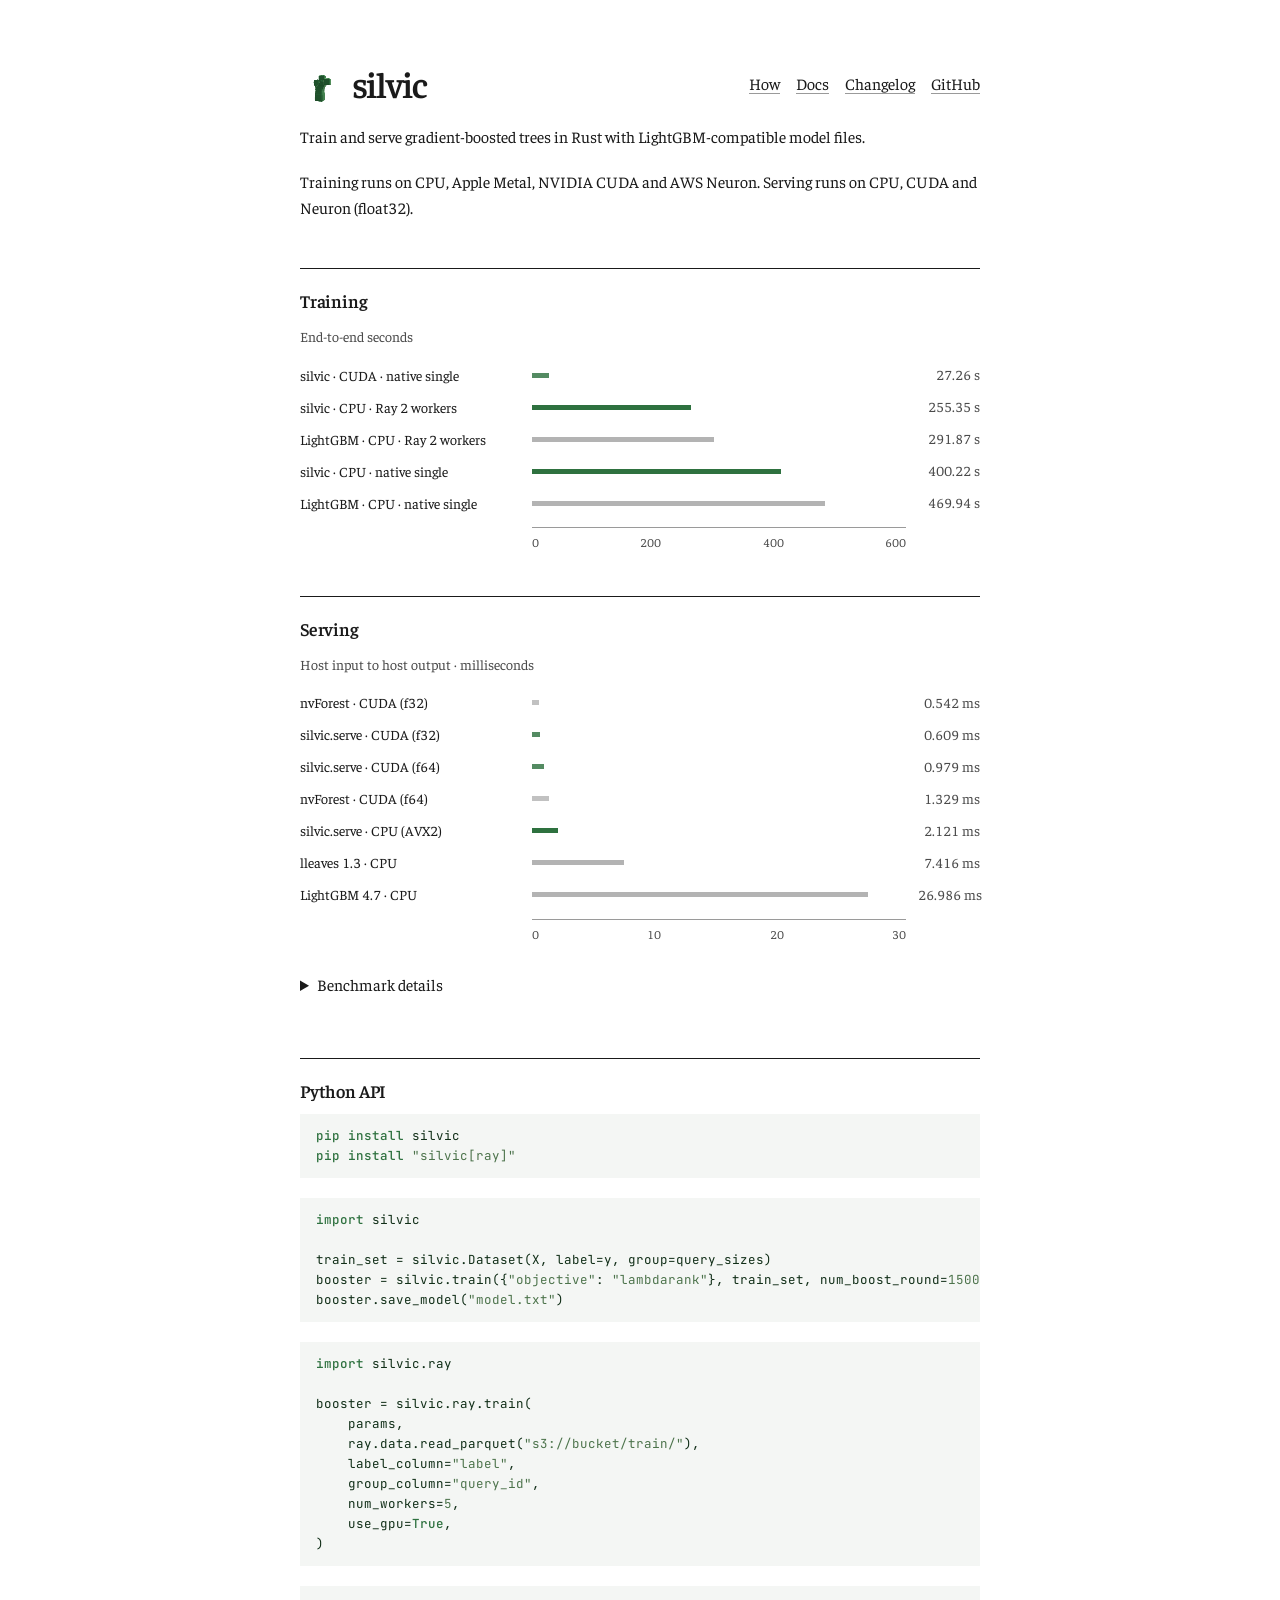
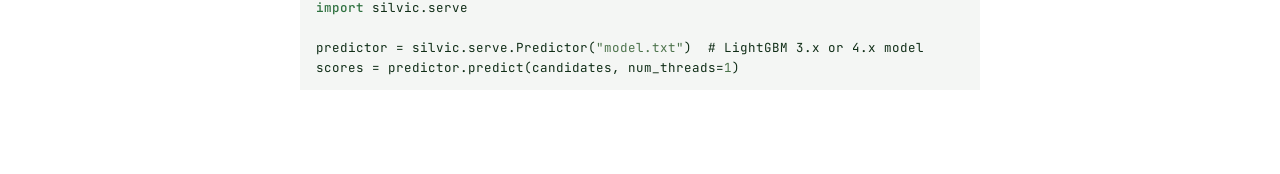
<file: docs/index.html>
<!doctype html>
<html lang="en">
<head>
  <meta charset="utf-8">
  <meta name="viewport" content="width=device-width, initial-scale=1">
  <title>silvic</title>
  <meta name="description" content="LightGBM-compatible gradient boosting in Rust, on the CPU, Apple Metal and NVIDIA CUDA.">
  <link rel="icon" href="favicon.ico" sizes="32x32">
  <link rel="icon" href="favicon.png" type="image/png" sizes="96x96">
  <link rel="apple-touch-icon" href="apple-touch-icon.png">
  <link rel="alternate" type="application/rss+xml" title="silvic changelog" href="feed.xml">
  <link rel="preconnect" href="https://fonts.googleapis.com">
  <link rel="preconnect" href="https://fonts.gstatic.com" crossorigin>
  <link rel="stylesheet" href="https://fonts.googleapis.com/css2?family=Faustina:wght@400;500;600&amp;family=JetBrains+Mono:wght@400&amp;display=swap" media="print" onload="this.media='all'">
  <noscript><link rel="stylesheet" href="https://fonts.googleapis.com/css2?family=Faustina:wght@400;500;600&amp;family=JetBrains+Mono:wght@400&amp;display=swap"></noscript>
  <link rel="stylesheet" href="styles.css">
</head>
<body>
  <main>
    <header class="masthead">
      <h1 class="rooted"><canvas class="growth" width="40" height="40" aria-hidden="true"></canvas>silvic</h1>
      <nav class="trail" aria-label="silvic">
        <a href="how.html">How</a>
        <a href="docs/">Docs</a>
        <a href="changelog.html">Changelog</a>
        <a href="https://github.com/BenMagyar/silvic">GitHub</a>
      </nav>
    </header>
    <header class="landing-intro">
      <p>Train and serve gradient-boosted trees in Rust with LightGBM-compatible model files.</p>
      <p>Training runs on CPU, Apple Metal, NVIDIA CUDA and AWS Neuron. Serving runs on CPU, CUDA and Neuron (float32).</p>
    </header>

    <h2 id="training">Training</h2>
    <figure class="chart" aria-labelledby="training" style="--range: 600">
      <p class="chart-context">End-to-end seconds</p>
      <div class="chart-plot">
        <div class="bar-scale" aria-hidden="true"><span>0</span><span>200</span><span>400</span><span>600</span></div>
        <ul class="bars" role="list">
          <li><span class="bar-label">silvic · CUDA · native single</span><span class="bar-value">27.26 <span>s</span></span><span class="bar-track" aria-hidden="true"><span class="bar us cuda" style="--elapsed: 27.263413834999938"></span></span></li>
          <li><span class="bar-label">silvic · CPU · Ray 2 workers</span><span class="bar-value">255.35 <span>s</span></span><span class="bar-track" aria-hidden="true"><span class="bar us cpu" style="--elapsed: 255.34644281599685"></span></span></li>
          <li><span class="bar-label">LightGBM · CPU · Ray 2 workers</span><span class="bar-value">291.87 <span>s</span></span><span class="bar-track" aria-hidden="true"><span class="bar them cpu" style="--elapsed: 291.86502285499955"></span></span></li>
          <li><span class="bar-label">silvic · CPU · native single</span><span class="bar-value">400.22 <span>s</span></span><span class="bar-track" aria-hidden="true"><span class="bar us cpu" style="--elapsed: 400.21604598099975"></span></span></li>
          <li><span class="bar-label">LightGBM · CPU · native single</span><span class="bar-value">469.94 <span>s</span></span><span class="bar-track" aria-hidden="true"><span class="bar them cpu" style="--elapsed: 469.937796746"></span></span></li>
        </ul>
      </div>
    </figure>

    <h2 id="scoring">Serving</h2>
    <figure class="chart" aria-labelledby="scoring" style="--range: 30">
      <p class="chart-context">Host input to host output · milliseconds</p>
      <div class="chart-plot">
        <div class="bar-scale" aria-hidden="true"><span>0</span><span>10</span><span>20</span><span>30</span></div>
        <ul class="bars" role="list">
          <li><span class="bar-label">nvForest · CUDA (f32)</span><span class="bar-value">0.542 <span>ms</span></span><span class="bar-track" aria-hidden="true"><span class="bar them cuda" style="--elapsed: 0.5421305000000001"></span></span></li>
          <li><span class="bar-label">silvic.serve · CUDA (f32)</span><span class="bar-value">0.609 <span>ms</span></span><span class="bar-track" aria-hidden="true"><span class="bar us cuda" style="--elapsed: 0.60894"></span></span></li>
          <li><span class="bar-label">silvic.serve · CUDA (f64)</span><span class="bar-value">0.979 <span>ms</span></span><span class="bar-track" aria-hidden="true"><span class="bar us cuda" style="--elapsed: 0.9788275"></span></span></li>
          <li><span class="bar-label">nvForest · CUDA (f64)</span><span class="bar-value">1.329 <span>ms</span></span><span class="bar-track" aria-hidden="true"><span class="bar them cuda" style="--elapsed: 1.329278"></span></span></li>
          <li><span class="bar-label">silvic.serve · CPU (AVX2)</span><span class="bar-value">2.121 <span>ms</span></span><span class="bar-track" aria-hidden="true"><span class="bar us cpu" style="--elapsed: 2.1213085"></span></span></li>
          <li><span class="bar-label">lleaves 1.3 · CPU</span><span class="bar-value">7.416 <span>ms</span></span><span class="bar-track" aria-hidden="true"><span class="bar them cpu" style="--elapsed: 7.415888"></span></span></li>
          <li><span class="bar-label">LightGBM 4.7 · CPU</span><span class="bar-value">26.986 <span>ms</span></span><span class="bar-track" aria-hidden="true"><span class="bar them cpu" style="--elapsed: 26.985609"></span></span></li>
        </ul>
      </div>
    </figure>

    <details class="benchmark-details">
      <summary>Benchmark details</summary>
      <p><strong>Training.</strong> 1M synthetic learning-to-rank rows and 100k validation rows, 100 numerical float32 features, queries of 50; 1,000 lambdarank trees, 53 leaves, 63 bins. All engines ran sequentially on the same two Xeon Platinum 8259CL / Tesla T4 nodes. Native rows time direct single-process dataset construction, binning, fit, validation and serialization; Ray rows also include partitioning, transfer, actor or Trainer setup, TCP and teardown. Two CPU threads per process and one GPU per CUDA process. Median of three fits after a one-tree warmup; data generation and cluster provisioning excluded.</p>
      <p><strong>Serving.</strong> One fixed 200-tree, 53-leaf model with 100 features. Median of 100 calls cycling through eight held-out 3,000-row batches after 10 warmups. Engines ran sequentially on one Xeon Platinum 8259CL / Tesla T4 host; CPU engines used two threads. Host input to host output includes CUDA transfers, allocation and synchronization; model loading and compilation excluded.</p>
    </details>

    <h2>Python API</h2>
    <pre tabindex="0"><code><span class="word">pip install</span> silvic
<span class="word">pip install</span> <span class="said">"silvic[ray]"</span></code></pre>
    <pre tabindex="0"><code><span class="word">import</span> silvic

train_set = silvic.Dataset(X, label=y, group=query_sizes)
booster = silvic.train({<span class="said">"objective"</span>: <span class="said">"lambdarank"</span>}, train_set, num_boost_round=<span class="said">1500</span>)
booster.save_model(<span class="said">"model.txt"</span>)</code></pre>
    <pre tabindex="0"><code><span class="word">import</span> silvic.ray

booster = silvic.ray.train(
    params,
    ray.data.read_parquet(<span class="said">"s3://bucket/train/"</span>),
    label_column=<span class="said">"label"</span>,
    group_column=<span class="said">"query_id"</span>,
    num_workers=<span class="said">5</span>,
    use_gpu=<span class="word">True</span>,
)</code></pre>
    <pre tabindex="0"><code><span class="word">import</span> silvic.serve

predictor = silvic.serve.Predictor(<span class="said">"model.txt"</span>)  # LightGBM 3.x or 4.x model
scores = predictor.predict(candidates, num_threads=<span class="said">1</span>)</code></pre>
  </main>
  <script src="mark.js"></script>
</body>
</html>
</file>
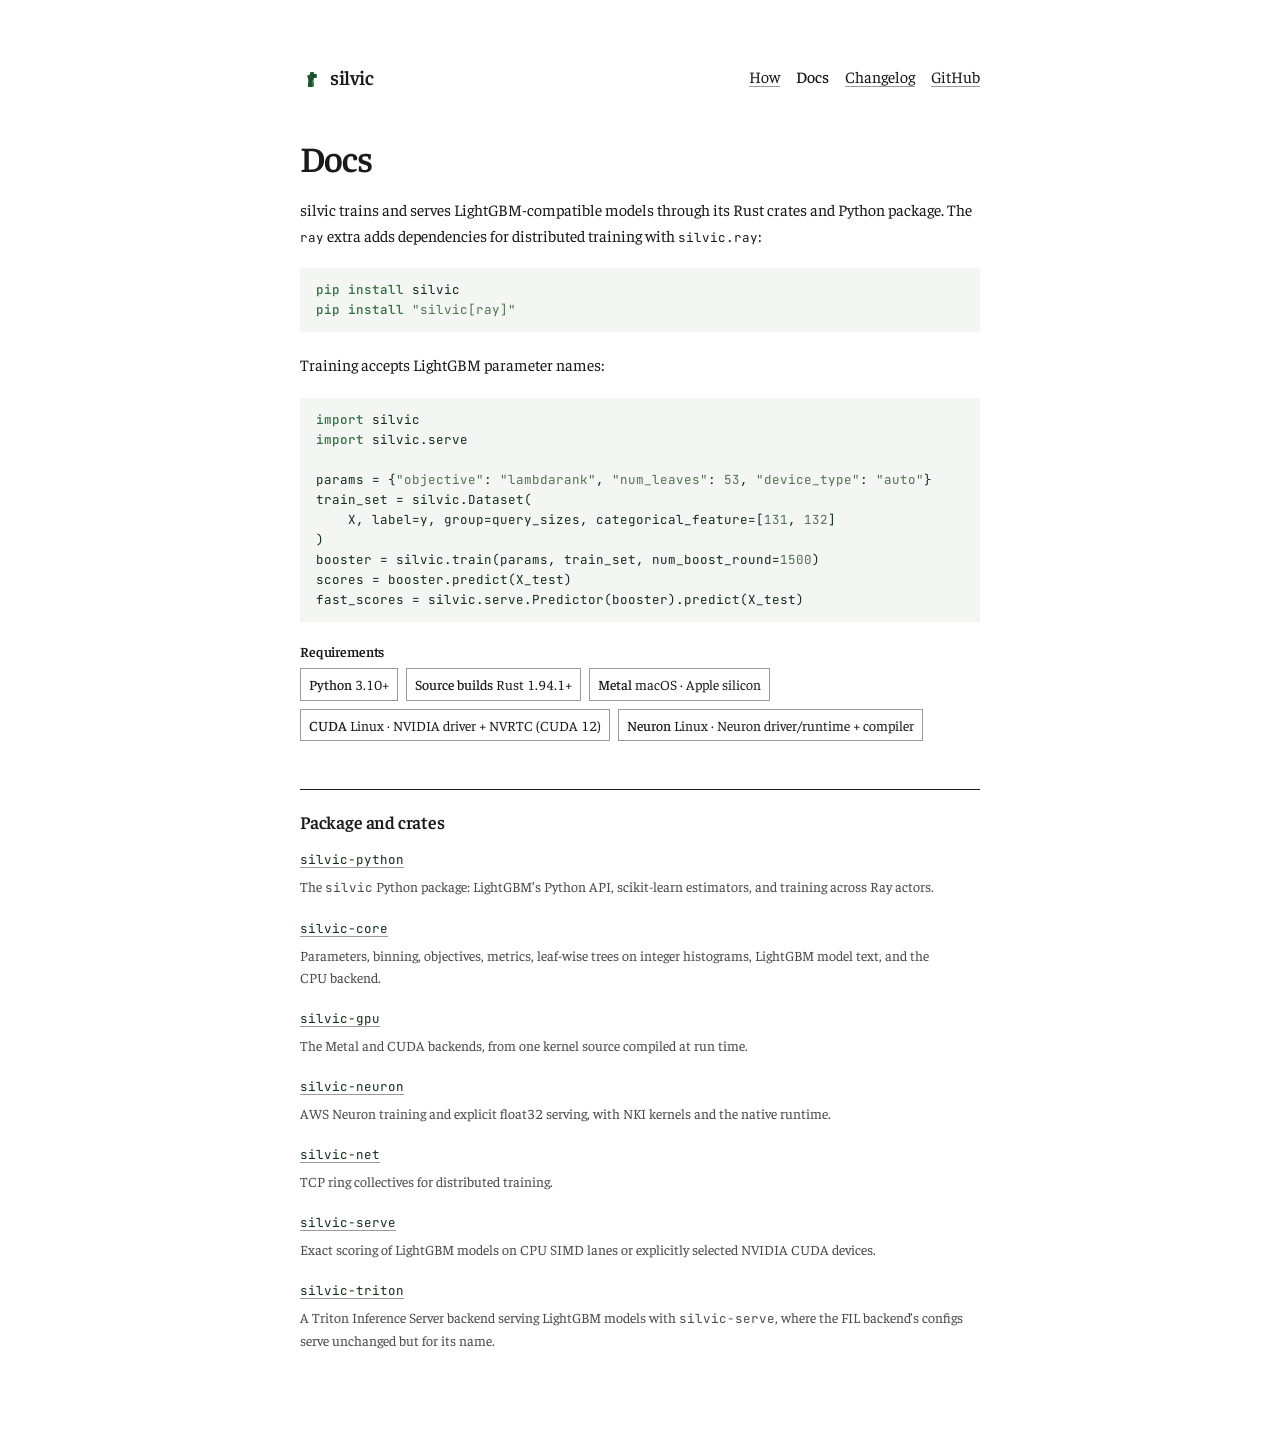
<file: docs/docs/index.html>
<!doctype html>
<html lang="en">
<head>
  <meta charset="utf-8">
  <meta name="viewport" content="width=device-width, initial-scale=1">
  <title>Docs · silvic</title>
  <meta name="description" content="The Python package and crates of silvic, and their public APIs.">
  <link rel="icon" href="../favicon.ico" sizes="32x32">
  <link rel="icon" href="../favicon.png" type="image/png" sizes="96x96">
  <link rel="apple-touch-icon" href="../apple-touch-icon.png">
  <link rel="alternate" type="application/rss+xml" title="silvic changelog" href="../feed.xml">
  <link rel="preconnect" href="https://fonts.googleapis.com">
  <link rel="preconnect" href="https://fonts.gstatic.com" crossorigin>
  <link rel="stylesheet" href="https://fonts.googleapis.com/css2?family=Faustina:wght@400;500;600&amp;family=JetBrains+Mono:wght@400&amp;display=swap" media="print" onload="this.media='all'">
  <noscript><link rel="stylesheet" href="https://fonts.googleapis.com/css2?family=Faustina:wght@400;500;600&amp;family=JetBrains+Mono:wght@400&amp;display=swap"></noscript>
  <link rel="stylesheet" href="../styles.css">
  <link rel="stylesheet" href="../docs.css">
</head>
<body>
  <main>
    <header class="masthead deeper">
      <a class="rooted" href="../"><canvas class="growth" width="32" height="32" aria-hidden="true"></canvas>silvic</a>
      <nav class="trail" aria-label="silvic">
        <a href="../how.html">How</a>
        <a href="./" aria-current="page">Docs</a>
        <a href="../changelog.html">Changelog</a>
        <a href="https://github.com/BenMagyar/silvic">GitHub</a>
      </nav>
    </header>

    <h1>Docs</h1>
    <p>silvic trains and serves LightGBM-compatible models through its Rust crates and Python package. The <code>ray</code> extra adds dependencies for distributed training with <code>silvic.ray</code>:</p>
    <pre tabindex="0"><code><span class="word">pip install</span> silvic
<span class="word">pip install</span> <span class="said">"silvic[ray]"</span></code></pre>
    <p>Training accepts LightGBM parameter names:</p>
    <pre tabindex="0"><code><span class="word">import</span> silvic
<span class="word">import</span> silvic.serve

params = {<span class="said">"objective"</span>: <span class="said">"lambdarank"</span>, <span class="said">"num_leaves"</span>: <span class="said">53</span>, <span class="said">"device_type"</span>: <span class="said">"auto"</span>}
train_set = silvic.Dataset(
    X, label=y, group=query_sizes, categorical_feature=[<span class="said">131</span>, <span class="said">132</span>]
)
booster = silvic.train(params, train_set, num_boost_round=<span class="said">1500</span>)
scores = booster.predict(X_test)
fast_scores = silvic.serve.Predictor(booster).predict(X_test)</code></pre>
    <h2 id="requirements" class="requirements-heading">Requirements</h2>
    <ul class="tag-list" role="list" aria-labelledby="requirements">
      <li><b>Python</b> 3.10+</li>
      <li><b>Source builds</b> Rust 1.94.1+</li>
      <li><b>Metal</b> macOS · Apple silicon</li>
      <li><b>CUDA</b> Linux · NVIDIA driver + NVRTC (CUDA 12)</li>
      <li><b>Neuron</b> Linux · Neuron driver/runtime + compiler</li>
    </ul>

    <h2>Package and crates</h2>
    <dl class="manifest">
      <dt><a href="silvic-python.html"><code>silvic-python</code></a></dt>
      <dd>The <code>silvic</code> Python package: LightGBM’s Python API, scikit-learn estimators, and training across Ray actors.</dd>
      <dt><a href="silvic-core.html"><code>silvic-core</code></a></dt>
      <dd>Parameters, binning, objectives, metrics, leaf-wise trees on integer histograms, LightGBM model text, and the CPU backend.</dd>
      <dt><a href="silvic-gpu.html"><code>silvic-gpu</code></a></dt>
      <dd>The Metal and CUDA backends, from one kernel source compiled at run time.</dd>
      <dt><a href="silvic-neuron.html"><code>silvic-neuron</code></a></dt>
      <dd>AWS Neuron training and explicit float32 serving, with NKI kernels and the native runtime.</dd>
      <dt><a href="silvic-net.html"><code>silvic-net</code></a></dt>
      <dd>TCP ring collectives for distributed training.</dd>
      <dt><a href="silvic-serve.html"><code>silvic-serve</code></a></dt>
      <dd>Exact scoring of LightGBM models on CPU SIMD lanes or explicitly selected NVIDIA CUDA devices.</dd>
      <dt><a href="silvic-triton.html"><code>silvic-triton</code></a></dt>
      <dd>A Triton Inference Server backend serving LightGBM models with <code>silvic-serve</code>, where the FIL backend’s configs serve unchanged but for its name.</dd>
    </dl>
  </main>
  <script src="../mark.js"></script>
</body>
</html>
</file>
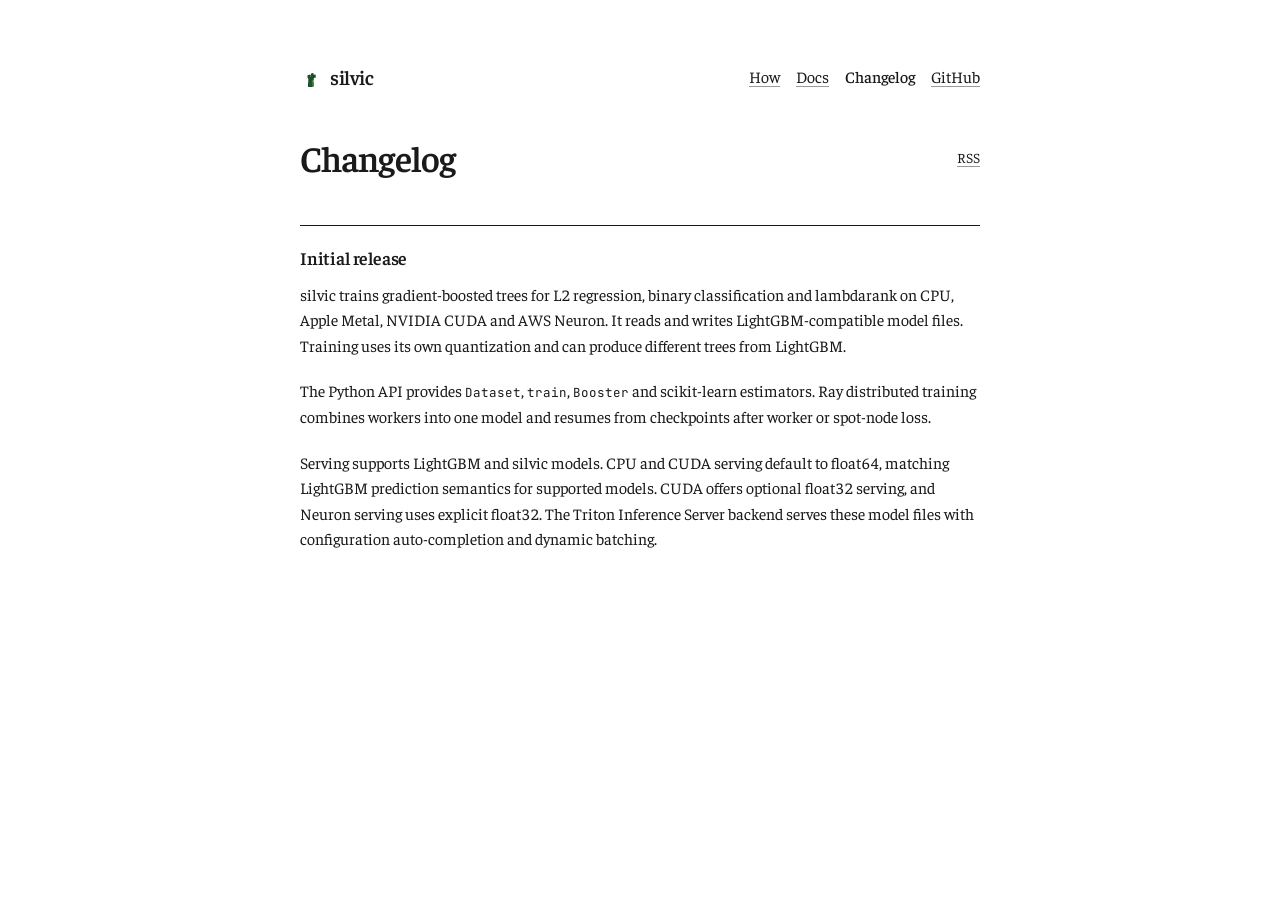
<file: docs/changelog.html>
<!doctype html>
<html lang="en">
<head>
  <meta charset="utf-8">
  <meta name="viewport" content="width=device-width, initial-scale=1">
  <title>Changelog · silvic</title>
  <meta name="description" content="Changes to silvic.">
  <link rel="icon" href="favicon.ico" sizes="32x32">
  <link rel="icon" href="favicon.png" type="image/png" sizes="96x96">
  <link rel="apple-touch-icon" href="apple-touch-icon.png">
  <link rel="alternate" type="application/rss+xml" title="silvic changelog" href="feed.xml">
  <link rel="preconnect" href="https://fonts.googleapis.com">
  <link rel="preconnect" href="https://fonts.gstatic.com" crossorigin>
  <link rel="stylesheet" href="https://fonts.googleapis.com/css2?family=Faustina:wght@400;500;600&amp;family=JetBrains+Mono:wght@400&amp;display=swap" media="print" onload="this.media='all'">
  <noscript><link rel="stylesheet" href="https://fonts.googleapis.com/css2?family=Faustina:wght@400;500;600&amp;family=JetBrains+Mono:wght@400&amp;display=swap"></noscript>
  <link rel="stylesheet" href="styles.css">
  <link rel="stylesheet" href="docs.css">
</head>
<body>
  <main>
    <header class="masthead deeper">
      <a class="rooted" href="./"><canvas class="growth" width="32" height="32" aria-hidden="true"></canvas>silvic</a>
      <nav class="trail" aria-label="silvic">
        <a href="how.html">How</a>
        <a href="docs/">Docs</a>
        <a href="changelog.html" aria-current="page">Changelog</a>
        <a href="https://github.com/BenMagyar/silvic">GitHub</a>
      </nav>
    </header>

    <div class="page-heading"><h1>Changelog</h1><a href="feed.xml">RSS</a></div>

    <h2 id="initial-release">Initial release</h2>
    <p>silvic trains gradient-boosted trees for L2 regression, binary classification and lambdarank on CPU, Apple Metal, NVIDIA CUDA and AWS Neuron. It reads and writes LightGBM-compatible model files. Training uses its own quantization and can produce different trees from LightGBM.</p>
    <p>The Python API provides <code>Dataset</code>, <code>train</code>, <code>Booster</code> and scikit-learn estimators. Ray distributed training combines workers into one model and resumes from checkpoints after worker or spot-node loss.</p>
    <p>Serving supports LightGBM and silvic models. CPU and CUDA serving default to float64, matching LightGBM prediction semantics for supported models. CUDA offers optional float32 serving, and Neuron serving uses explicit float32. The Triton Inference Server backend serves these model files with configuration auto-completion and dynamic batching.</p>
  </main>
  <script src="mark.js"></script>
</body>
</html>
</file>
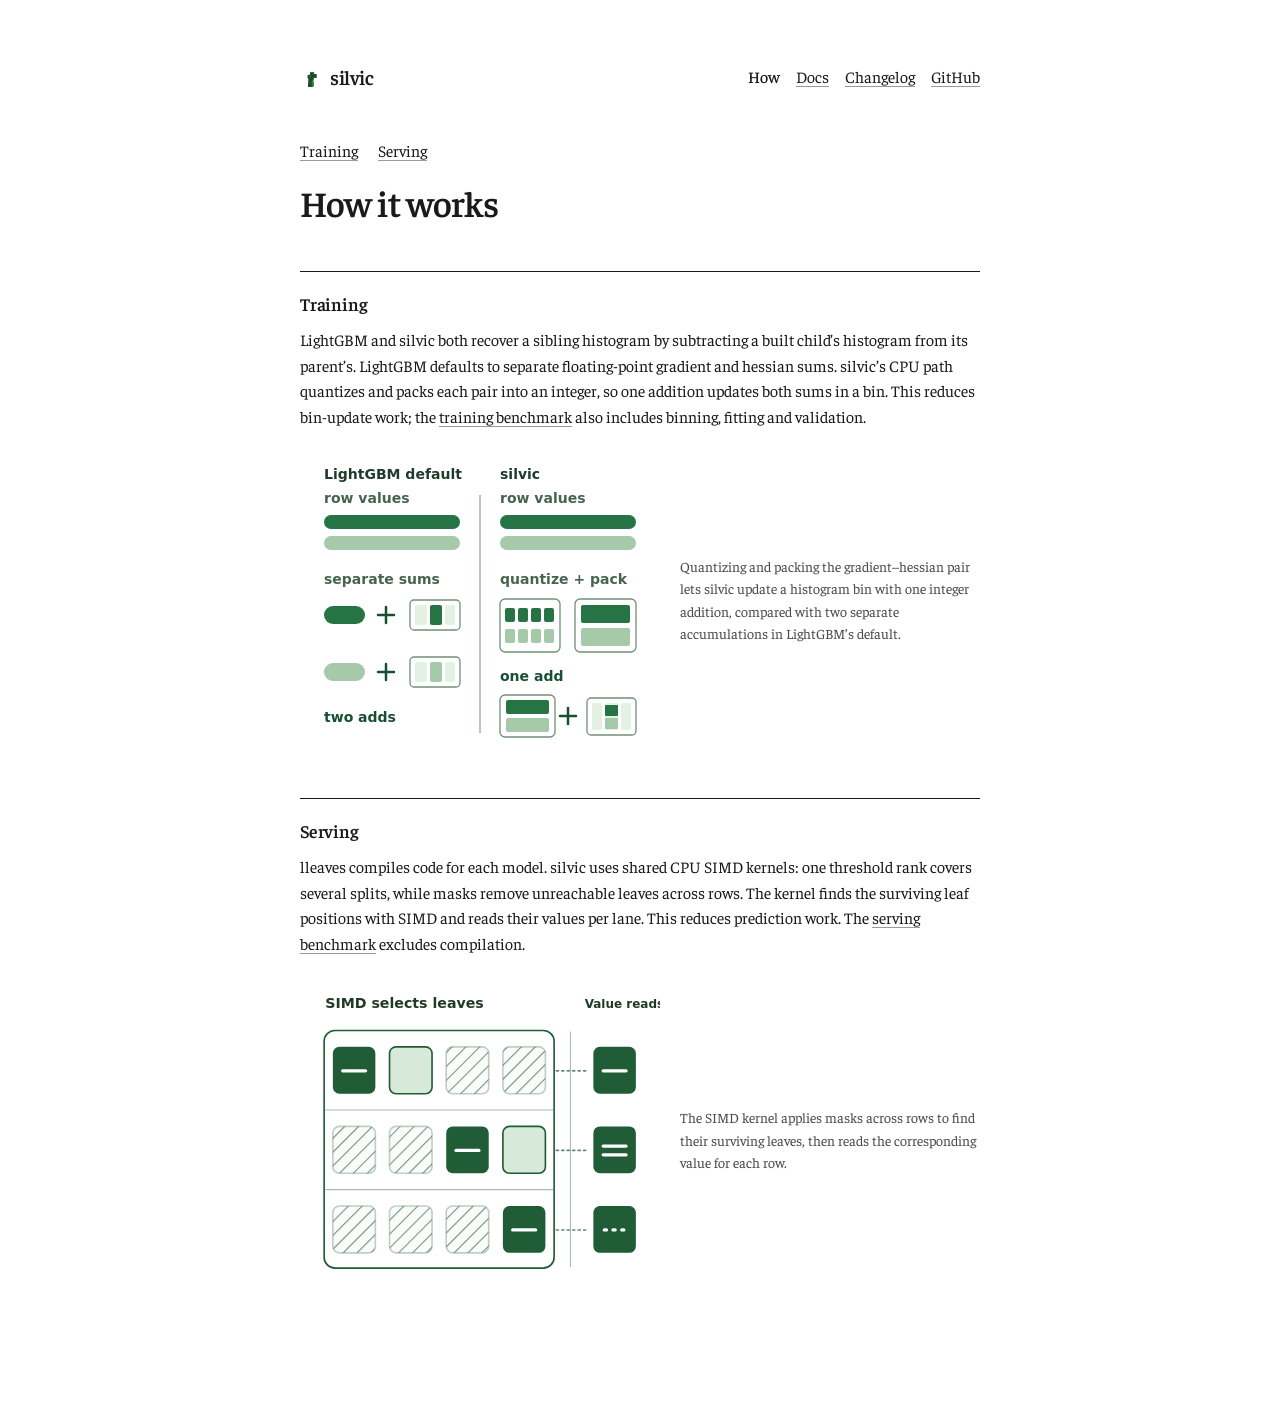
<file: docs/how.html>
<!doctype html>
<html lang="en">
<head>
  <meta charset="utf-8">
  <meta name="viewport" content="width=device-width, initial-scale=1">
  <title>How it works · silvic</title>
  <meta name="description" content="How silvic reduces training histogram work and scores numerical trees with CPU SIMD.">
  <link rel="icon" href="favicon.ico" sizes="32x32">
  <link rel="icon" href="favicon.png" type="image/png" sizes="96x96">
  <link rel="apple-touch-icon" href="apple-touch-icon.png">
  <link rel="preconnect" href="https://fonts.googleapis.com">
  <link rel="preconnect" href="https://fonts.gstatic.com" crossorigin>
  <link rel="stylesheet" href="https://fonts.googleapis.com/css2?family=Faustina:wght@400;500;600&amp;family=JetBrains+Mono:wght@400&amp;display=swap" media="print" onload="this.media='all'">
  <noscript><link rel="stylesheet" href="https://fonts.googleapis.com/css2?family=Faustina:wght@400;500;600&amp;family=JetBrains+Mono:wght@400&amp;display=swap"></noscript>
  <link rel="stylesheet" href="styles.css">
  <link rel="stylesheet" href="docs.css">
  <link rel="stylesheet" href="how.css">
</head>
<body>
  <main>
    <header class="masthead deeper">
      <a class="rooted" href="./"><canvas class="growth" width="32" height="32" aria-hidden="true"></canvas>silvic</a>
      <nav class="trail" aria-label="silvic">
        <a href="how.html" aria-current="page">How</a>
        <a href="docs/">Docs</a>
        <a href="changelog.html">Changelog</a>
        <a href="https://github.com/BenMagyar/silvic">GitHub</a>
      </nav>
    </header>

    <nav class="how-topics" aria-label="How sections">
      <a href="#training">Training</a>
      <a href="#serving">Serving</a>
    </nav>

    <h1>How it works</h1>
    <section aria-labelledby="training">
      <h2 id="training">Training</h2>
      <p>LightGBM and silvic both recover a sibling histogram by subtracting a built child’s histogram from its parent’s. LightGBM defaults to separate floating-point gradient and hessian sums. silvic’s CPU path quantizes and packs each pair into an integer, so one addition updates both sums in a bin. This reduces bin-update work; the <a href="./#training">training benchmark</a> also includes binning, fitting and validation.</p>
      <figure class="how-visual">
        <img src="how-training-packing.svg" alt="For a row and feature bin, LightGBM's default accumulates gradient and hessian values separately. silvic quantizes and packs the pair before one integer histogram addition." width="360" height="300">
        <figcaption>Quantizing and packing the gradient–hessian pair lets silvic update a histogram bin with one integer addition, compared with two separate accumulations in LightGBM’s default.</figcaption>
      </figure>
    </section>
    <section aria-labelledby="serving">
      <h2 id="serving">Serving</h2>
      <p>lleaves compiles code for each model. silvic uses shared CPU SIMD kernels: one threshold rank covers several splits, while masks remove unreachable leaves across rows. The kernel finds the surviving leaf positions with SIMD and reads their values per lane. This reduces prediction work. The <a href="./#scoring">serving benchmark</a> excludes compilation.</p>
      <figure class="how-visual">
        <img src="how-serving-lanes.svg" alt="Several rows share a SIMD mask operation across leaf tiles. Unreachable leaves are hatched, a surviving leaf is selected in each row, and the kernel reads its corresponding value separately for that row." width="360" height="327">
        <figcaption>The SIMD kernel applies masks across rows to find their surviving leaves, then reads the corresponding value for each row.</figcaption>
      </figure>
    </section>
  </main>
  <script src="mark.js"></script>
</body>
</html>
</file>
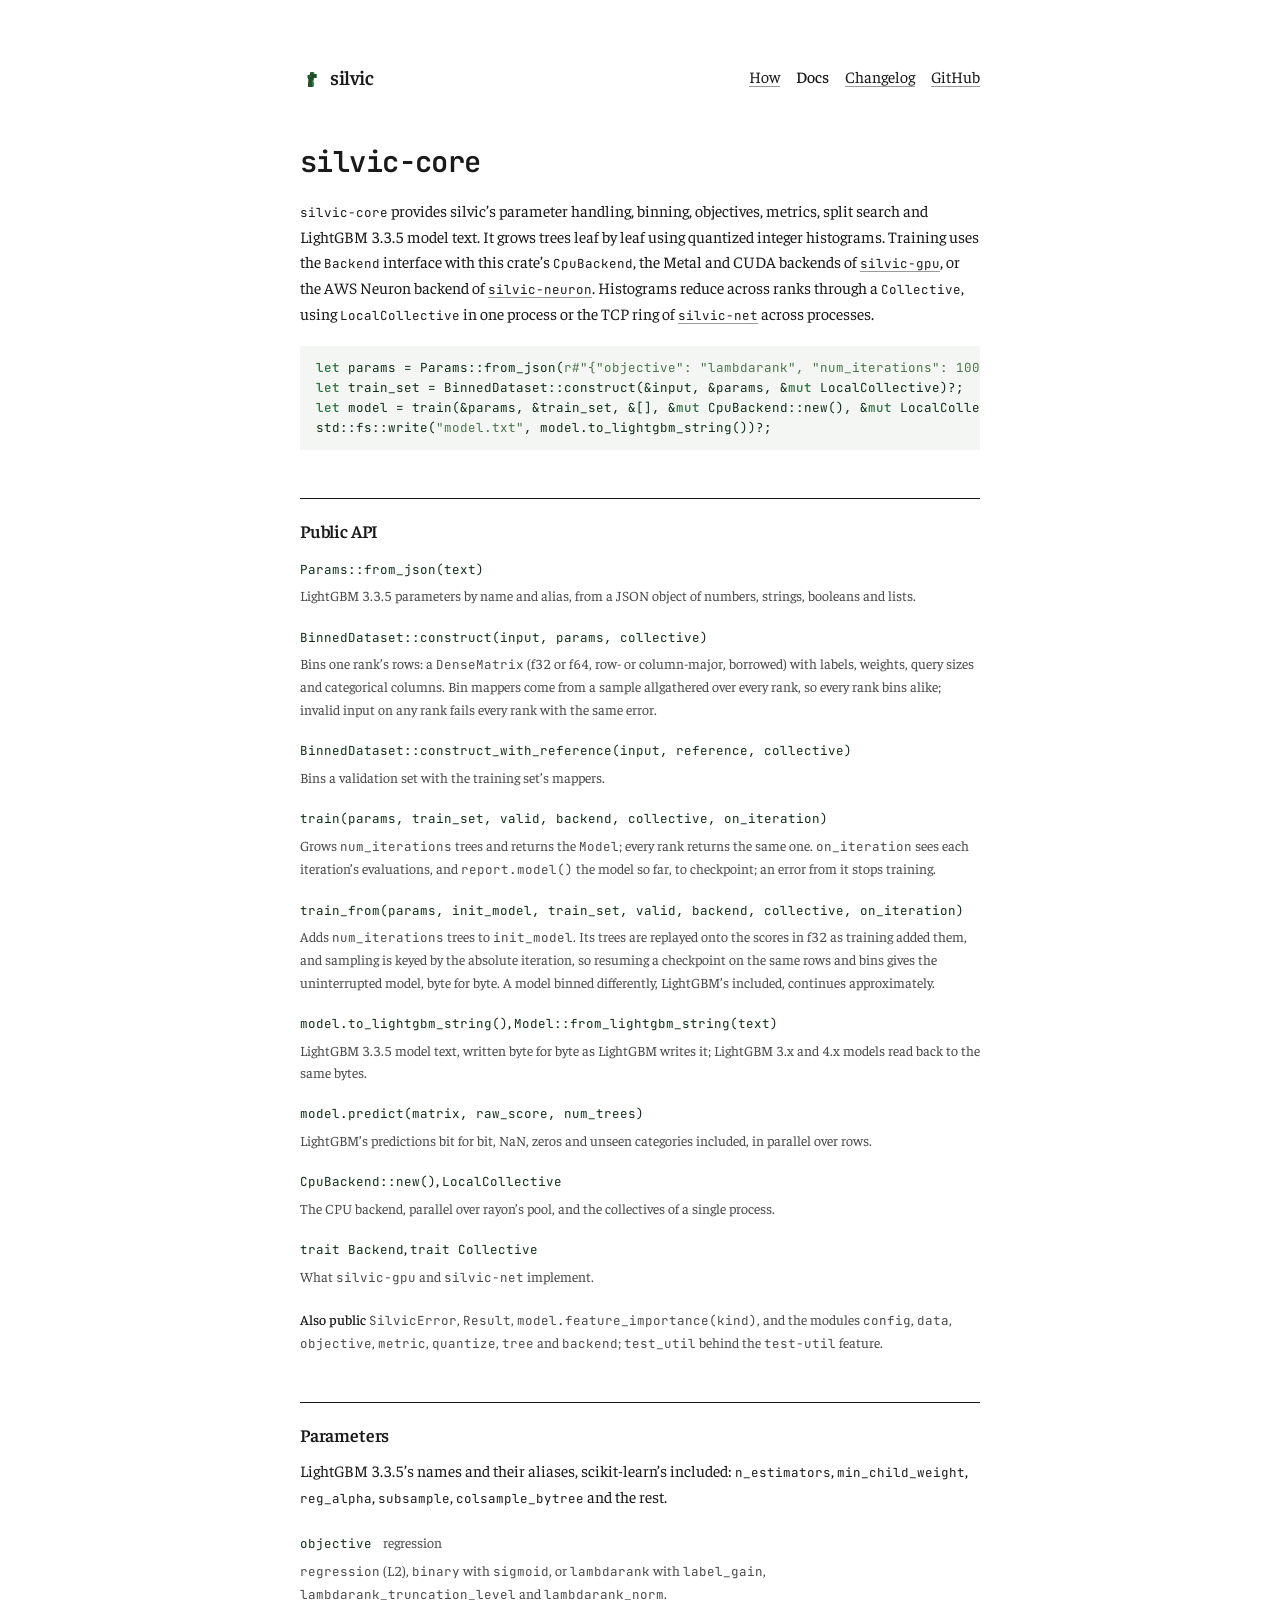
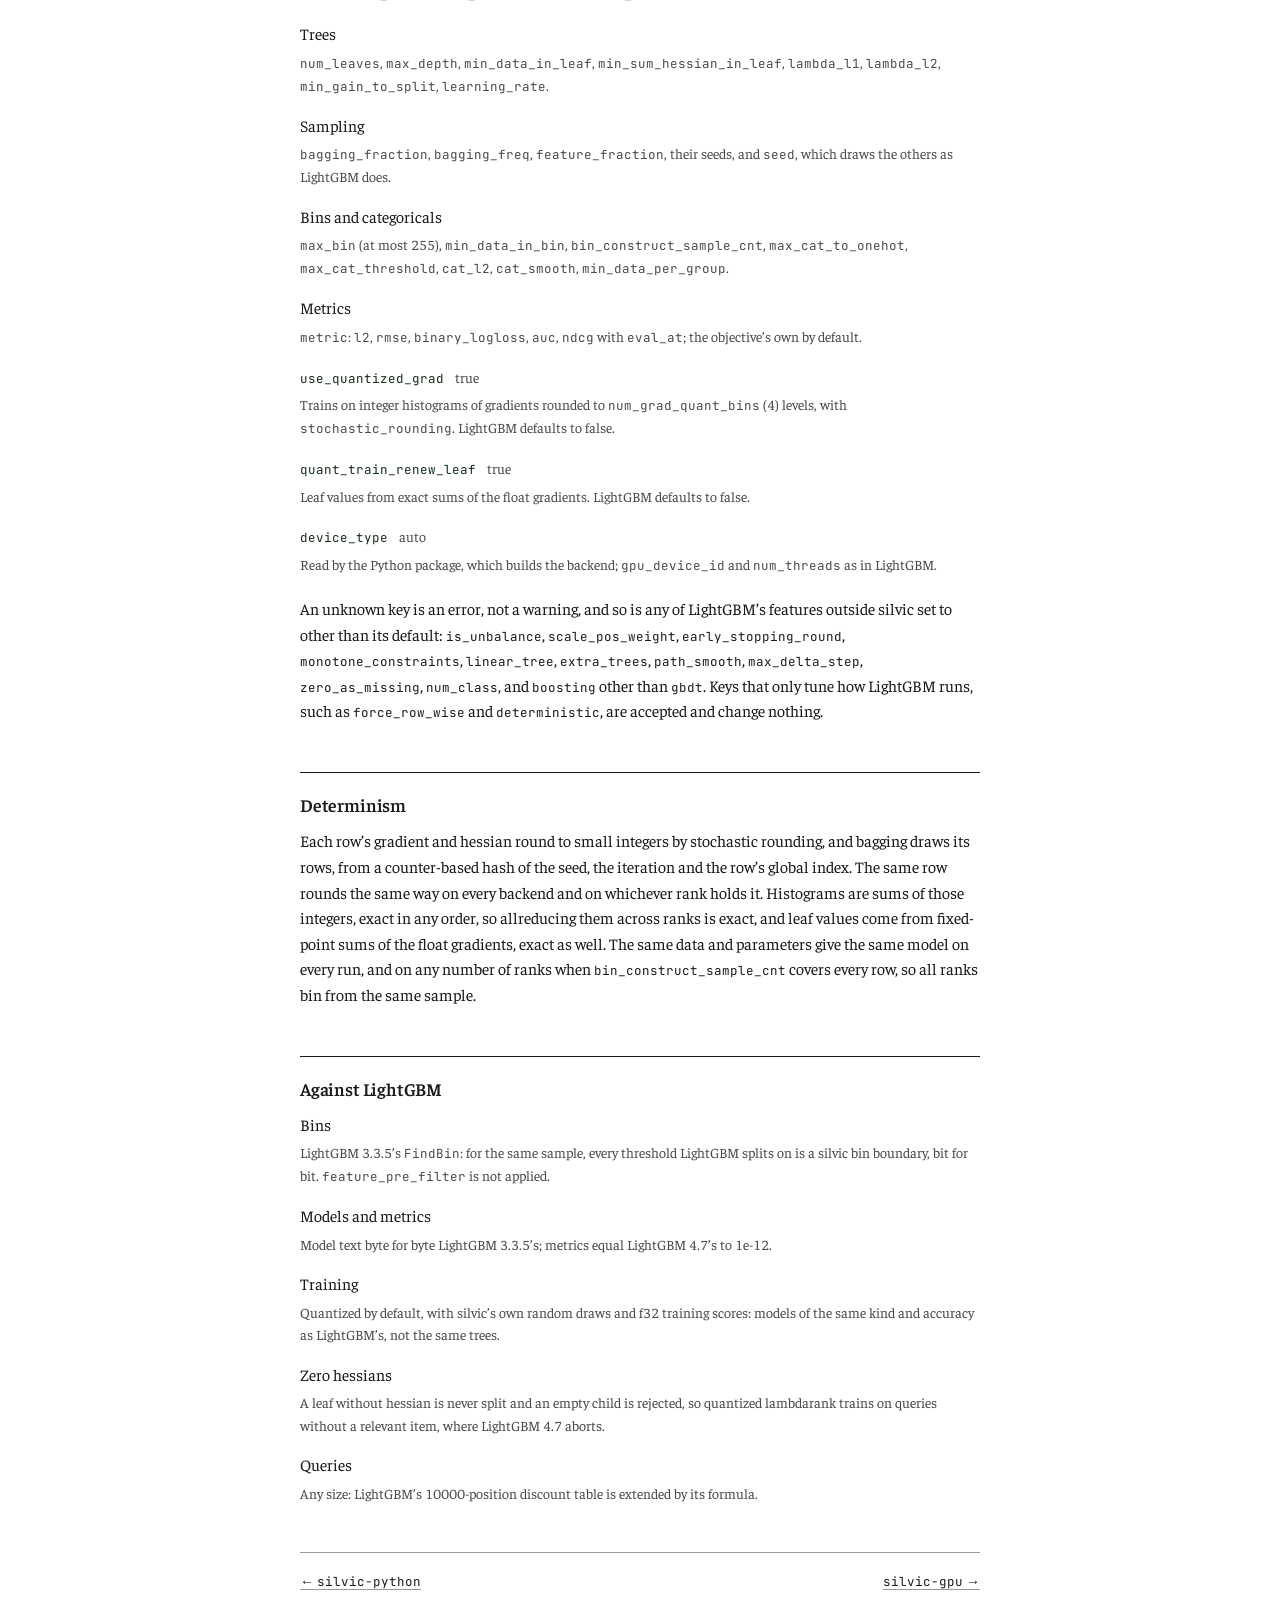
<file: docs/docs/silvic-core.html>
<!doctype html>
<html lang="en">
<head>
  <meta charset="utf-8">
  <meta name="viewport" content="width=device-width, initial-scale=1">
  <title>silvic-core · silvic</title>
  <meta name="description" content="Parameters, binning, objectives, metrics, leaf-wise trees on integer histograms, LightGBM model text, and the CPU backend.">
  <link rel="icon" href="../favicon.ico" sizes="32x32">
  <link rel="icon" href="../favicon.png" type="image/png" sizes="96x96">
  <link rel="apple-touch-icon" href="../apple-touch-icon.png">
  <link rel="alternate" type="application/rss+xml" title="silvic changelog" href="../feed.xml">
  <link rel="preconnect" href="https://fonts.googleapis.com">
  <link rel="preconnect" href="https://fonts.gstatic.com" crossorigin>
  <link rel="stylesheet" href="https://fonts.googleapis.com/css2?family=Faustina:wght@400;500;600&amp;family=JetBrains+Mono:wght@400&amp;display=swap" media="print" onload="this.media='all'">
  <noscript><link rel="stylesheet" href="https://fonts.googleapis.com/css2?family=Faustina:wght@400;500;600&amp;family=JetBrains+Mono:wght@400&amp;display=swap"></noscript>
  <link rel="stylesheet" href="../styles.css">
  <link rel="stylesheet" href="../docs.css">
</head>
<body>
  <main>
    <header class="masthead deeper">
      <a class="rooted" href="../"><canvas class="growth" width="32" height="32" aria-hidden="true"></canvas>silvic</a>
      <nav class="trail" aria-label="silvic">
        <a href="../how.html">How</a>
        <a href="./" aria-current="true">Docs</a>
        <a href="../changelog.html">Changelog</a>
        <a href="https://github.com/BenMagyar/silvic">GitHub</a>
      </nav>
    </header>

    <h1><code>silvic-core</code></h1>
    <p><code>silvic-core</code> provides silvic’s parameter handling, binning, objectives, metrics, split search and LightGBM 3.3.5 model text. It grows trees leaf by leaf using quantized integer histograms. Training uses the <code>Backend</code> interface with this crate’s <code>CpuBackend</code>, the Metal and CUDA backends of <a href="silvic-gpu.html"><code>silvic-gpu</code></a>, or the AWS Neuron backend of <a href="silvic-neuron.html"><code>silvic-neuron</code></a>. Histograms reduce across ranks through a <code>Collective</code>, using <code>LocalCollective</code> in one process or the TCP ring of <a href="silvic-net.html"><code>silvic-net</code></a> across processes.</p>
    <pre tabindex="0"><code><span class="word">let</span> params = Params::from_json(<span class="said">r#"{"objective": "lambdarank", "num_iterations": 100}"#</span>)?;
<span class="word">let</span> train_set = BinnedDataset::construct(&amp;input, &amp;params, &amp;<span class="word">mut</span> LocalCollective)?;
<span class="word">let</span> model = train(&amp;params, &amp;train_set, &amp;[], &amp;<span class="word">mut</span> CpuBackend::new(), &amp;<span class="word">mut</span> LocalCollective, &amp;<span class="word">mut</span> |_| Ok(()))?;
std::fs::write(<span class="said">"model.txt"</span>, model.to_lightgbm_string())?;</code></pre>

    <h2>Public API</h2>
    <dl class="manifest">
      <dt><code>Params::from_json(text)</code></dt>
      <dd>LightGBM 3.3.5 parameters by name and alias, from a JSON object of numbers, strings, booleans and lists.</dd>
      <dt><code>BinnedDataset::construct(input, params, collective)</code></dt>
      <dd>Bins one rank’s rows: a <code>DenseMatrix</code> (f32 or f64, row- or column-major, borrowed) with labels, weights, query sizes and categorical columns. Bin mappers come from a sample allgathered over every rank, so every rank bins alike; invalid input on any rank fails every rank with the same error.</dd>
      <dt><code>BinnedDataset::construct_with_reference(input, reference, collective)</code></dt>
      <dd>Bins a validation set with the training set’s mappers.</dd>
      <dt><code>train(params, train_set, valid, backend, collective, on_iteration)</code></dt>
      <dd>Grows <code>num_iterations</code> trees and returns the <code>Model</code>; every rank returns the same one. <code>on_iteration</code> sees each iteration’s evaluations, and <code>report.model()</code> the model so far, to checkpoint; an error from it stops training.</dd>
      <dt><code>train_from(params, init_model, train_set, valid, backend, collective, on_iteration)</code></dt>
      <dd>Adds <code>num_iterations</code> trees to <code>init_model</code>. Its trees are replayed onto the scores in f32 as training added them, and sampling is keyed by the absolute iteration, so resuming a checkpoint on the same rows and bins gives the uninterrupted model, byte for byte. A model binned differently, LightGBM’s included, continues approximately.</dd>
      <dt><code>model.to_lightgbm_string()</code>, <code>Model::from_lightgbm_string(text)</code></dt>
      <dd>LightGBM 3.3.5 model text, written byte for byte as LightGBM writes it; LightGBM 3.x and 4.x models read back to the same bytes.</dd>
      <dt><code>model.predict(matrix, raw_score, num_trees)</code></dt>
      <dd>LightGBM’s predictions bit for bit, NaN, zeros and unseen categories included, in parallel over rows.</dd>
      <dt><code>CpuBackend::new()</code>, <code>LocalCollective</code></dt>
      <dd>The CPU backend, parallel over rayon’s pool, and the collectives of a single process.</dd>
      <dt><code>trait Backend</code>, <code>trait Collective</code></dt>
      <dd>What <code>silvic-gpu</code> and <code>silvic-net</code> implement.</dd>
    </dl>
    <p class="also"><b>Also public</b> <code>SilvicError</code>, <code>Result</code>, <code>model.feature_importance(kind)</code>, and the modules <code>config</code>, <code>data</code>, <code>objective</code>, <code>metric</code>, <code>quantize</code>, <code>tree</code> and <code>backend</code>; <code>test_util</code> behind the <code>test-util</code> feature.</p>

    <h2>Parameters</h2>
    <p>LightGBM 3.3.5’s names and their aliases, scikit-learn’s included: <code>n_estimators</code>, <code>min_child_weight</code>, <code>reg_alpha</code>, <code>subsample</code>, <code>colsample_bytree</code> and the rest.</p>
    <dl class="manifest">
      <dt><code>objective</code> <span class="default">regression</span></dt>
      <dd><code>regression</code> (L2), <code>binary</code> with <code>sigmoid</code>, or <code>lambdarank</code> with <code>label_gain</code>, <code>lambdarank_truncation_level</code> and <code>lambdarank_norm</code>.</dd>
      <dt>Trees</dt>
      <dd><code>num_leaves</code>, <code>max_depth</code>, <code>min_data_in_leaf</code>, <code>min_sum_hessian_in_leaf</code>, <code>lambda_l1</code>, <code>lambda_l2</code>, <code>min_gain_to_split</code>, <code>learning_rate</code>.</dd>
      <dt>Sampling</dt>
      <dd><code>bagging_fraction</code>, <code>bagging_freq</code>, <code>feature_fraction</code>, their seeds, and <code>seed</code>, which draws the others as LightGBM does.</dd>
      <dt>Bins and categoricals</dt>
      <dd><code>max_bin</code> (at most 255), <code>min_data_in_bin</code>, <code>bin_construct_sample_cnt</code>, <code>max_cat_to_onehot</code>, <code>max_cat_threshold</code>, <code>cat_l2</code>, <code>cat_smooth</code>, <code>min_data_per_group</code>.</dd>
      <dt>Metrics</dt>
      <dd><code>metric</code>: <code>l2</code>, <code>rmse</code>, <code>binary_logloss</code>, <code>auc</code>, <code>ndcg</code> with <code>eval_at</code>; the objective’s own by default.</dd>
      <dt><code>use_quantized_grad</code> <span class="default">true</span></dt>
      <dd>Trains on integer histograms of gradients rounded to <code>num_grad_quant_bins</code> (4) levels, with <code>stochastic_rounding</code>. LightGBM defaults to false.</dd>
      <dt><code>quant_train_renew_leaf</code> <span class="default">true</span></dt>
      <dd>Leaf values from exact sums of the float gradients. LightGBM defaults to false.</dd>
      <dt><code>device_type</code> <span class="default">auto</span></dt>
      <dd>Read by the Python package, which builds the backend; <code>gpu_device_id</code> and <code>num_threads</code> as in LightGBM.</dd>
    </dl>
    <p>An unknown key is an error, not a warning, and so is any of LightGBM’s features outside silvic set to other than its default: <code>is_unbalance</code>, <code>scale_pos_weight</code>, <code>early_stopping_round</code>, <code>monotone_constraints</code>, <code>linear_tree</code>, <code>extra_trees</code>, <code>path_smooth</code>, <code>max_delta_step</code>, <code>zero_as_missing</code>, <code>num_class</code>, and <code>boosting</code> other than <code>gbdt</code>. Keys that only tune how LightGBM runs, such as <code>force_row_wise</code> and <code>deterministic</code>, are accepted and change nothing.</p>

    <h2>Determinism</h2>
    <p>Each row’s gradient and hessian round to small integers by stochastic rounding, and bagging draws its rows, from a counter-based hash of the seed, the iteration and the row’s global index. The same row rounds the same way on every backend and on whichever rank holds it. Histograms are sums of those integers, exact in any order, so allreducing them across ranks is exact, and leaf values come from fixed-point sums of the float gradients, exact as well. The same data and parameters give the same model on every run, and on any number of ranks when <code>bin_construct_sample_cnt</code> covers every row, so all ranks bin from the same sample.</p>

    <h2>Against LightGBM</h2>
    <dl class="manifest">
      <dt>Bins</dt>
      <dd>LightGBM 3.3.5’s <code>FindBin</code>: for the same sample, every threshold LightGBM splits on is a silvic bin boundary, bit for bit. <code>feature_pre_filter</code> is not applied.</dd>
      <dt>Models and metrics</dt>
      <dd>Model text byte for byte LightGBM 3.3.5’s; metrics equal LightGBM 4.7’s to 1e-12.</dd>
      <dt>Training</dt>
      <dd>Quantized by default, with silvic’s own random draws and f32 training scores: models of the same kind and accuracy as LightGBM’s, not the same trees.</dd>
      <dt>Zero hessians</dt>
      <dd>A leaf without hessian is never split and an empty child is rejected, so quantized lambdarank trains on queries without a relevant item, where LightGBM 4.7 aborts.</dd>
      <dt>Queries</dt>
      <dd>Any size: LightGBM’s 10000-position discount table is extended by its formula.</dd>
    </dl>

    <nav class="onward" aria-label="Crates">
      <a href="silvic-python.html">← <code>silvic-python</code></a>
      <a class="next" href="silvic-gpu.html"><code>silvic-gpu</code> →</a>
    </nav>
  </main>
  <script src="../mark.js"></script>
</body>
</html>
</file>
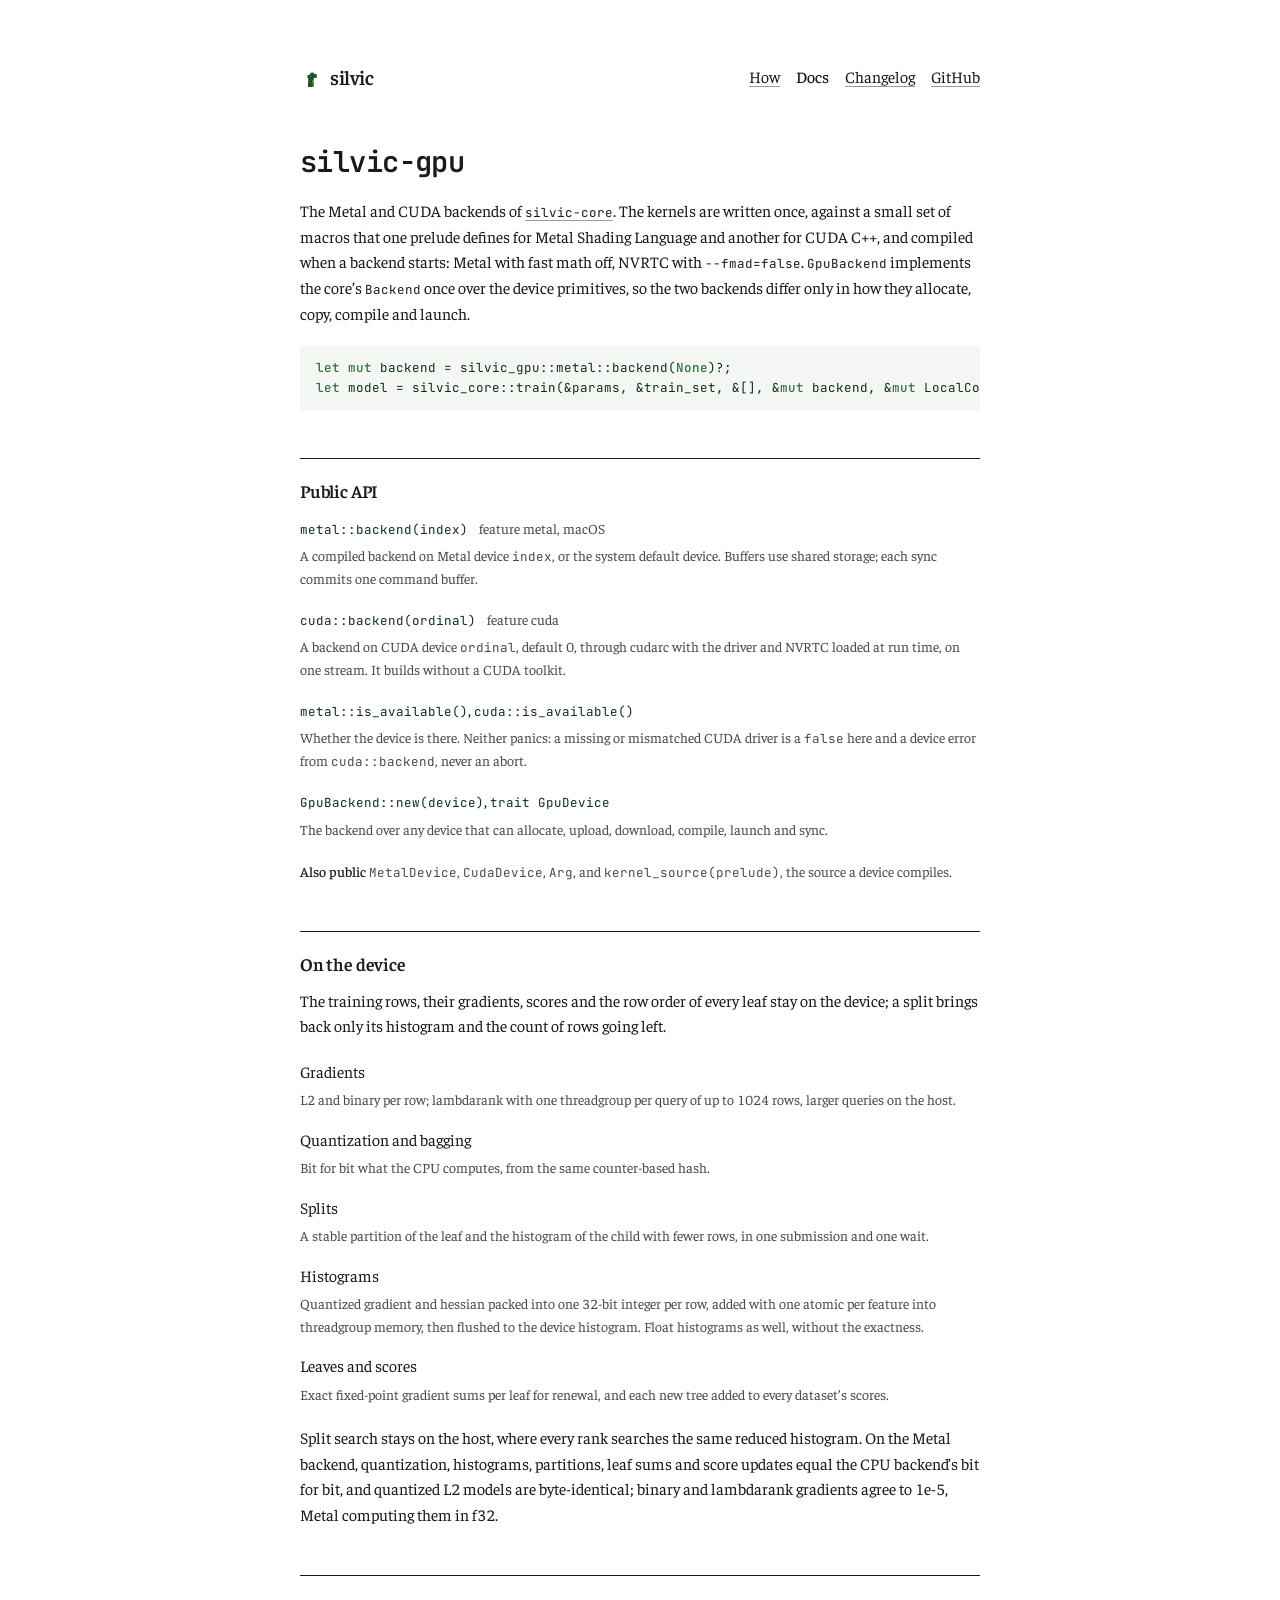
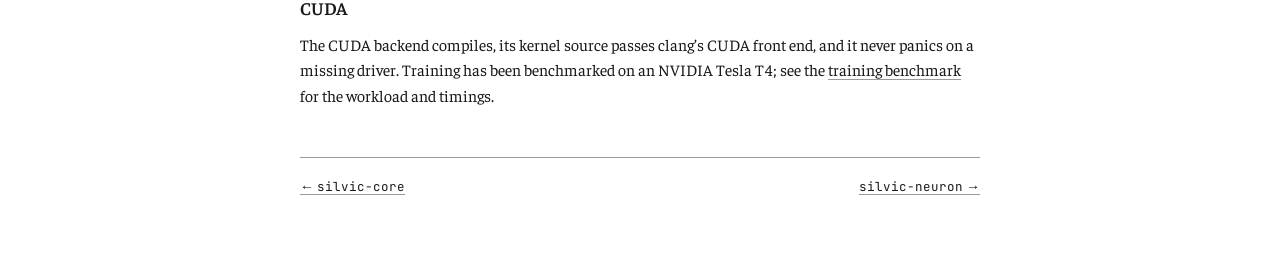
<file: docs/docs/silvic-gpu.html>
<!doctype html>
<html lang="en">
<head>
  <meta charset="utf-8">
  <meta name="viewport" content="width=device-width, initial-scale=1">
  <title>silvic-gpu · silvic</title>
  <meta name="description" content="The Metal and CUDA backends of silvic, from one kernel source compiled at run time.">
  <link rel="icon" href="../favicon.ico" sizes="32x32">
  <link rel="icon" href="../favicon.png" type="image/png" sizes="96x96">
  <link rel="apple-touch-icon" href="../apple-touch-icon.png">
  <link rel="alternate" type="application/rss+xml" title="silvic changelog" href="../feed.xml">
  <link rel="preconnect" href="https://fonts.googleapis.com">
  <link rel="preconnect" href="https://fonts.gstatic.com" crossorigin>
  <link rel="stylesheet" href="https://fonts.googleapis.com/css2?family=Faustina:wght@400;500;600&amp;family=JetBrains+Mono:wght@400&amp;display=swap" media="print" onload="this.media='all'">
  <noscript><link rel="stylesheet" href="https://fonts.googleapis.com/css2?family=Faustina:wght@400;500;600&amp;family=JetBrains+Mono:wght@400&amp;display=swap"></noscript>
  <link rel="stylesheet" href="../styles.css">
  <link rel="stylesheet" href="../docs.css">
</head>
<body>
  <main>
    <header class="masthead deeper">
      <a class="rooted" href="../"><canvas class="growth" width="32" height="32" aria-hidden="true"></canvas>silvic</a>
      <nav class="trail" aria-label="silvic">
        <a href="../how.html">How</a>
        <a href="./" aria-current="true">Docs</a>
        <a href="../changelog.html">Changelog</a>
        <a href="https://github.com/BenMagyar/silvic">GitHub</a>
      </nav>
    </header>

    <h1><code>silvic-gpu</code></h1>
    <p>The Metal and CUDA backends of <a href="silvic-core.html"><code>silvic-core</code></a>. The kernels are written once, against a small set of macros that one prelude defines for Metal Shading Language and another for CUDA C++, and compiled when a backend starts: Metal with fast math off, NVRTC with <code>--fmad=false</code>. <code>GpuBackend</code> implements the core’s <code>Backend</code> once over the device primitives, so the two backends differ only in how they allocate, copy, compile and launch.</p>
    <pre tabindex="0"><code><span class="word">let</span> <span class="word">mut</span> backend = silvic_gpu::metal::backend(<span class="word">None</span>)?;
<span class="word">let</span> model = silvic_core::train(&amp;params, &amp;train_set, &amp;[], &amp;<span class="word">mut</span> backend, &amp;<span class="word">mut</span> LocalCollective, &amp;<span class="word">mut</span> |_| Ok(()))?;</code></pre>

    <h2>Public API</h2>
    <dl class="manifest">
      <dt><code>metal::backend(index)</code> <span class="default">feature metal, macOS</span></dt>
      <dd>A compiled backend on Metal device <code>index</code>, or the system default device. Buffers use shared storage; each sync commits one command buffer.</dd>
      <dt><code>cuda::backend(ordinal)</code> <span class="default">feature cuda</span></dt>
      <dd>A backend on CUDA device <code>ordinal</code>, default 0, through cudarc with the driver and NVRTC loaded at run time, on one stream. It builds without a CUDA toolkit.</dd>
      <dt><code>metal::is_available()</code>, <code>cuda::is_available()</code></dt>
      <dd>Whether the device is there. Neither panics: a missing or mismatched CUDA driver is a <code>false</code> here and a device error from <code>cuda::backend</code>, never an abort.</dd>
      <dt><code>GpuBackend::new(device)</code>, <code>trait GpuDevice</code></dt>
      <dd>The backend over any device that can allocate, upload, download, compile, launch and sync.</dd>
    </dl>
    <p class="also"><b>Also public</b> <code>MetalDevice</code>, <code>CudaDevice</code>, <code>Arg</code>, and <code>kernel_source(prelude)</code>, the source a device compiles.</p>

    <h2>On the device</h2>
    <p>The training rows, their gradients, scores and the row order of every leaf stay on the device; a split brings back only its histogram and the count of rows going left.</p>
    <dl class="manifest">
      <dt>Gradients</dt>
      <dd>L2 and binary per row; lambdarank with one threadgroup per query of up to 1024 rows, larger queries on the host.</dd>
      <dt>Quantization and bagging</dt>
      <dd>Bit for bit what the CPU computes, from the same counter-based hash.</dd>
      <dt>Splits</dt>
      <dd>A stable partition of the leaf and the histogram of the child with fewer rows, in one submission and one wait.</dd>
      <dt>Histograms</dt>
      <dd>Quantized gradient and hessian packed into one 32-bit integer per row, added with one atomic per feature into threadgroup memory, then flushed to the device histogram. Float histograms as well, without the exactness.</dd>
      <dt>Leaves and scores</dt>
      <dd>Exact fixed-point gradient sums per leaf for renewal, and each new tree added to every dataset’s scores.</dd>
    </dl>
    <p>Split search stays on the host, where every rank searches the same reduced histogram. On the Metal backend, quantization, histograms, partitions, leaf sums and score updates equal the CPU backend’s bit for bit, and quantized L2 models are byte-identical; binary and lambdarank gradients agree to 1e-5, Metal computing them in f32.</p>

    <h2>CUDA</h2>
    <p>The CUDA backend compiles, its kernel source passes clang’s CUDA front end, and it never panics on a missing driver. Training has been benchmarked on an NVIDIA Tesla T4; see the <a href="../#training">training benchmark</a> for the workload and timings.</p>

    <nav class="onward" aria-label="Crates">
      <a href="silvic-core.html">← <code>silvic-core</code></a>
      <a class="next" href="silvic-neuron.html"><code>silvic-neuron</code> →</a>
    </nav>
  </main>
  <script src="../mark.js"></script>
</body>
</html>
</file>
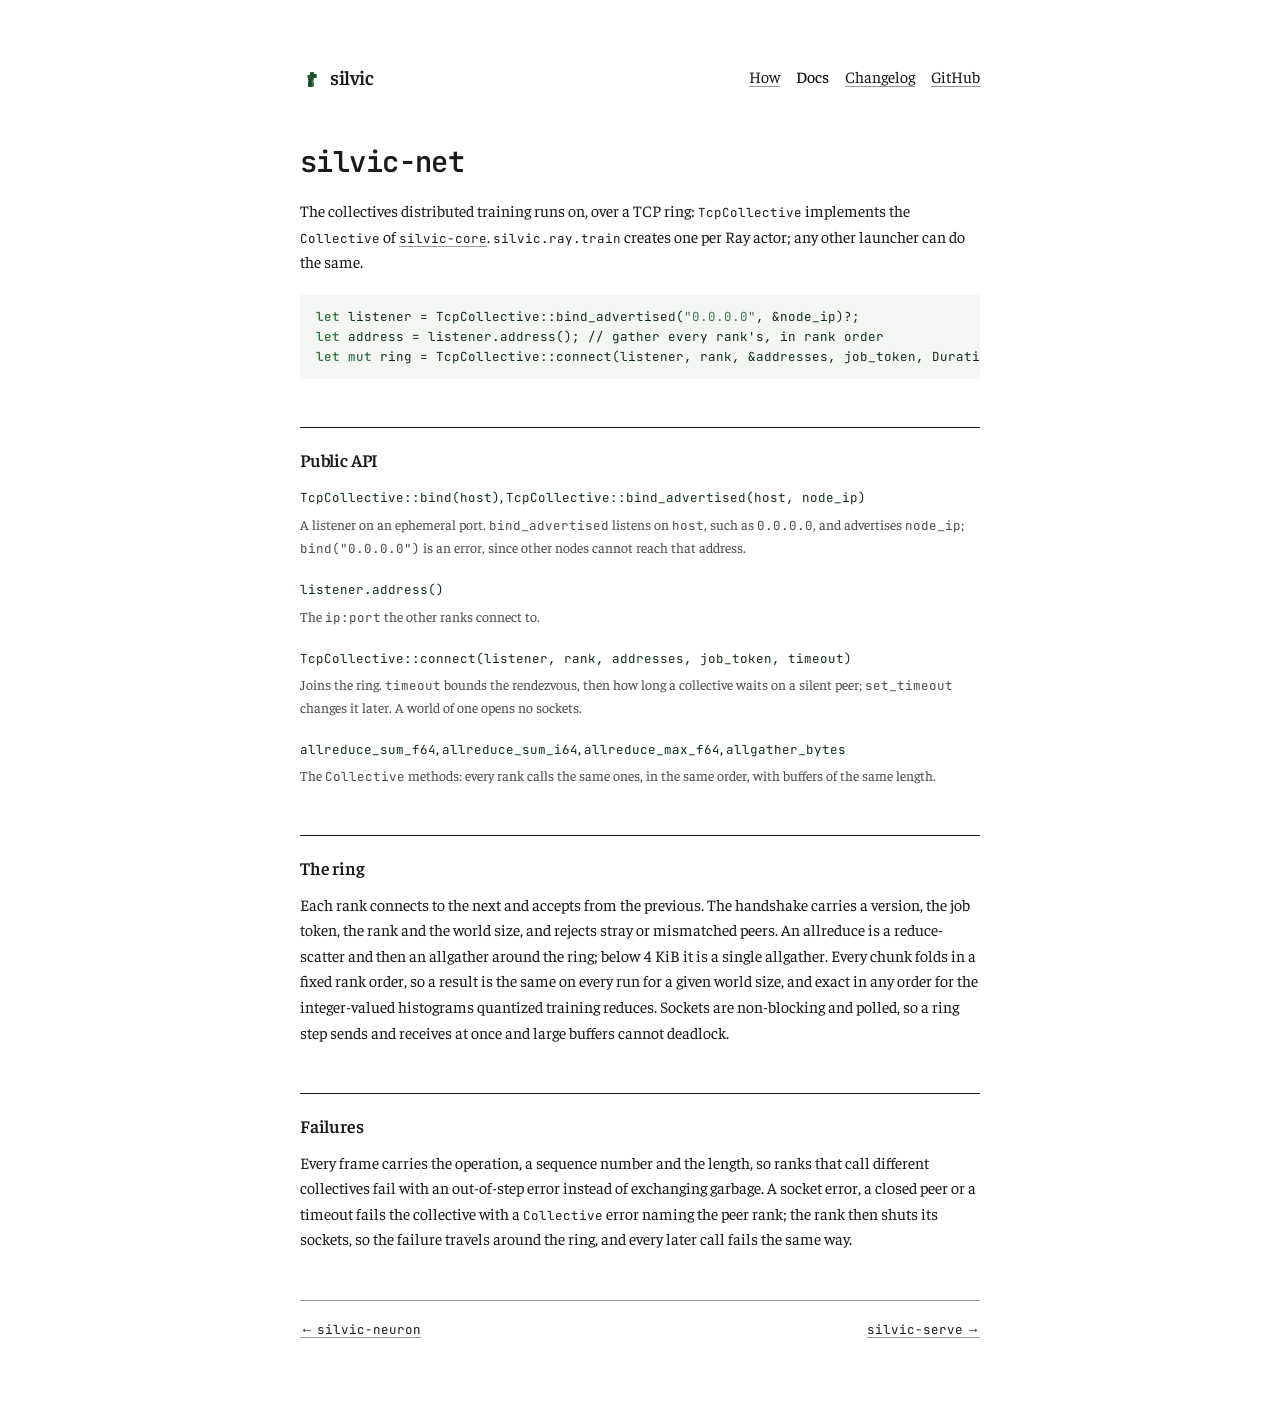
<file: docs/docs/silvic-net.html>
<!doctype html>
<html lang="en">
<head>
  <meta charset="utf-8">
  <meta name="viewport" content="width=device-width, initial-scale=1">
  <title>silvic-net · silvic</title>
  <meta name="description" content="TCP ring collectives for distributed silvic training.">
  <link rel="icon" href="../favicon.ico" sizes="32x32">
  <link rel="icon" href="../favicon.png" type="image/png" sizes="96x96">
  <link rel="apple-touch-icon" href="../apple-touch-icon.png">
  <link rel="alternate" type="application/rss+xml" title="silvic changelog" href="../feed.xml">
  <link rel="preconnect" href="https://fonts.googleapis.com">
  <link rel="preconnect" href="https://fonts.gstatic.com" crossorigin>
  <link rel="stylesheet" href="https://fonts.googleapis.com/css2?family=Faustina:wght@400;500;600&amp;family=JetBrains+Mono:wght@400&amp;display=swap" media="print" onload="this.media='all'">
  <noscript><link rel="stylesheet" href="https://fonts.googleapis.com/css2?family=Faustina:wght@400;500;600&amp;family=JetBrains+Mono:wght@400&amp;display=swap"></noscript>
  <link rel="stylesheet" href="../styles.css">
  <link rel="stylesheet" href="../docs.css">
</head>
<body>
  <main>
    <header class="masthead deeper">
      <a class="rooted" href="../"><canvas class="growth" width="32" height="32" aria-hidden="true"></canvas>silvic</a>
      <nav class="trail" aria-label="silvic">
        <a href="../how.html">How</a>
        <a href="./" aria-current="true">Docs</a>
        <a href="../changelog.html">Changelog</a>
        <a href="https://github.com/BenMagyar/silvic">GitHub</a>
      </nav>
    </header>

    <h1><code>silvic-net</code></h1>
    <p>The collectives distributed training runs on, over a TCP ring: <code>TcpCollective</code> implements the <code>Collective</code> of <a href="silvic-core.html"><code>silvic-core</code></a>. <code>silvic.ray.train</code> creates one per Ray actor; any other launcher can do the same.</p>
    <pre tabindex="0"><code><span class="word">let</span> listener = TcpCollective::bind_advertised(<span class="said">"0.0.0.0"</span>, &amp;node_ip)?;
<span class="word">let</span> address = listener.address(); // gather every rank's, in rank order
<span class="word">let</span> <span class="word">mut</span> ring = TcpCollective::connect(listener, rank, &amp;addresses, job_token, Duration::from_secs(<span class="said">1800</span>))?;</code></pre>

    <h2>Public API</h2>
    <dl class="manifest">
      <dt><code>TcpCollective::bind(host)</code>, <code>TcpCollective::bind_advertised(host, node_ip)</code></dt>
      <dd>A listener on an ephemeral port. <code>bind_advertised</code> listens on <code>host</code>, such as <code>0.0.0.0</code>, and advertises <code>node_ip</code>; <code>bind("0.0.0.0")</code> is an error, since other nodes cannot reach that address.</dd>
      <dt><code>listener.address()</code></dt>
      <dd>The <code>ip:port</code> the other ranks connect to.</dd>
      <dt><code>TcpCollective::connect(listener, rank, addresses, job_token, timeout)</code></dt>
      <dd>Joins the ring. <code>timeout</code> bounds the rendezvous, then how long a collective waits on a silent peer; <code>set_timeout</code> changes it later. A world of one opens no sockets.</dd>
      <dt><code>allreduce_sum_f64</code>, <code>allreduce_sum_i64</code>, <code>allreduce_max_f64</code>, <code>allgather_bytes</code></dt>
      <dd>The <code>Collective</code> methods: every rank calls the same ones, in the same order, with buffers of the same length.</dd>
    </dl>

    <h2>The ring</h2>
    <p>Each rank connects to the next and accepts from the previous. The handshake carries a version, the job token, the rank and the world size, and rejects stray or mismatched peers. An allreduce is a reduce-scatter and then an allgather around the ring; below 4 KiB it is a single allgather. Every chunk folds in a fixed rank order, so a result is the same on every run for a given world size, and exact in any order for the integer-valued histograms quantized training reduces. Sockets are non-blocking and polled, so a ring step sends and receives at once and large buffers cannot deadlock.</p>

    <h2>Failures</h2>
    <p>Every frame carries the operation, a sequence number and the length, so ranks that call different collectives fail with an out-of-step error instead of exchanging garbage. A socket error, a closed peer or a timeout fails the collective with a <code>Collective</code> error naming the peer rank; the rank then shuts its sockets, so the failure travels around the ring, and every later call fails the same way.</p>

    <nav class="onward" aria-label="Crates">
      <a href="silvic-neuron.html">← <code>silvic-neuron</code></a>
      <a class="next" href="silvic-serve.html"><code>silvic-serve</code> →</a>
    </nav>
  </main>
  <script src="../mark.js"></script>
</body>
</html>
</file>
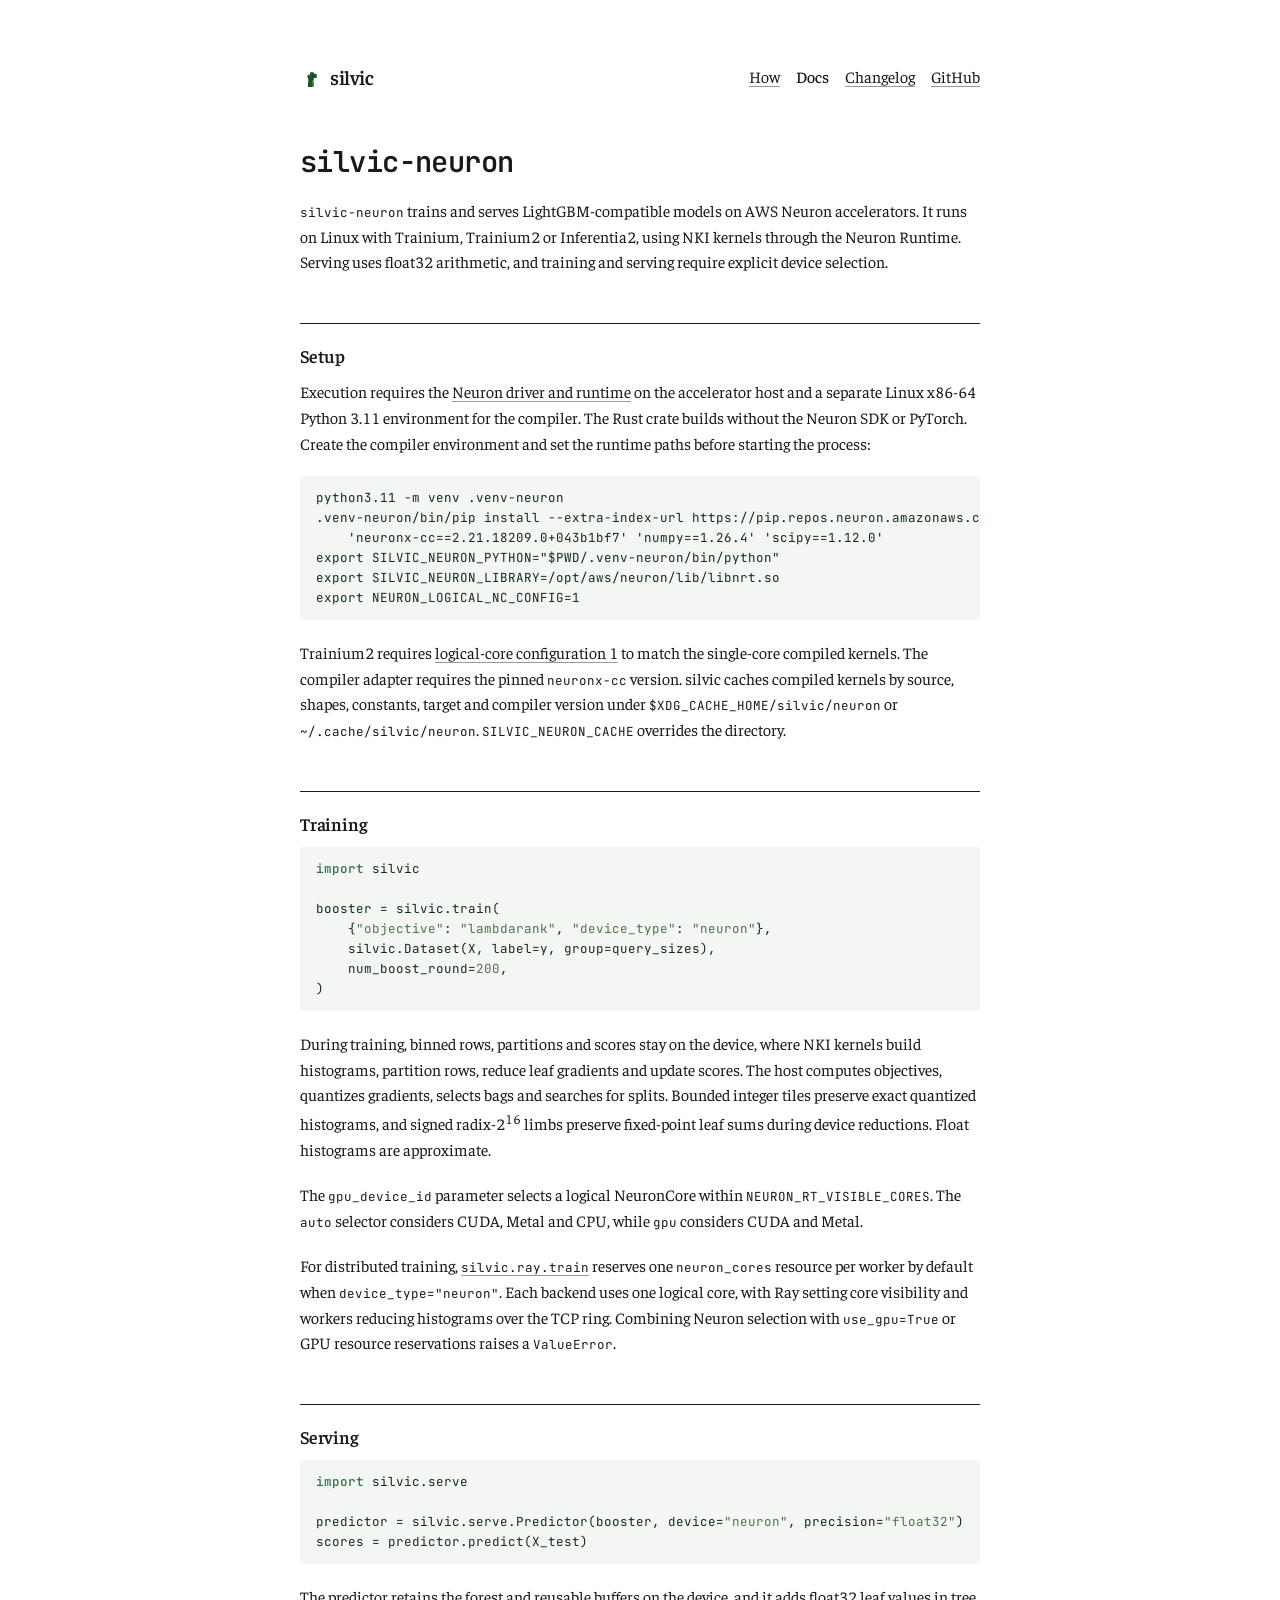
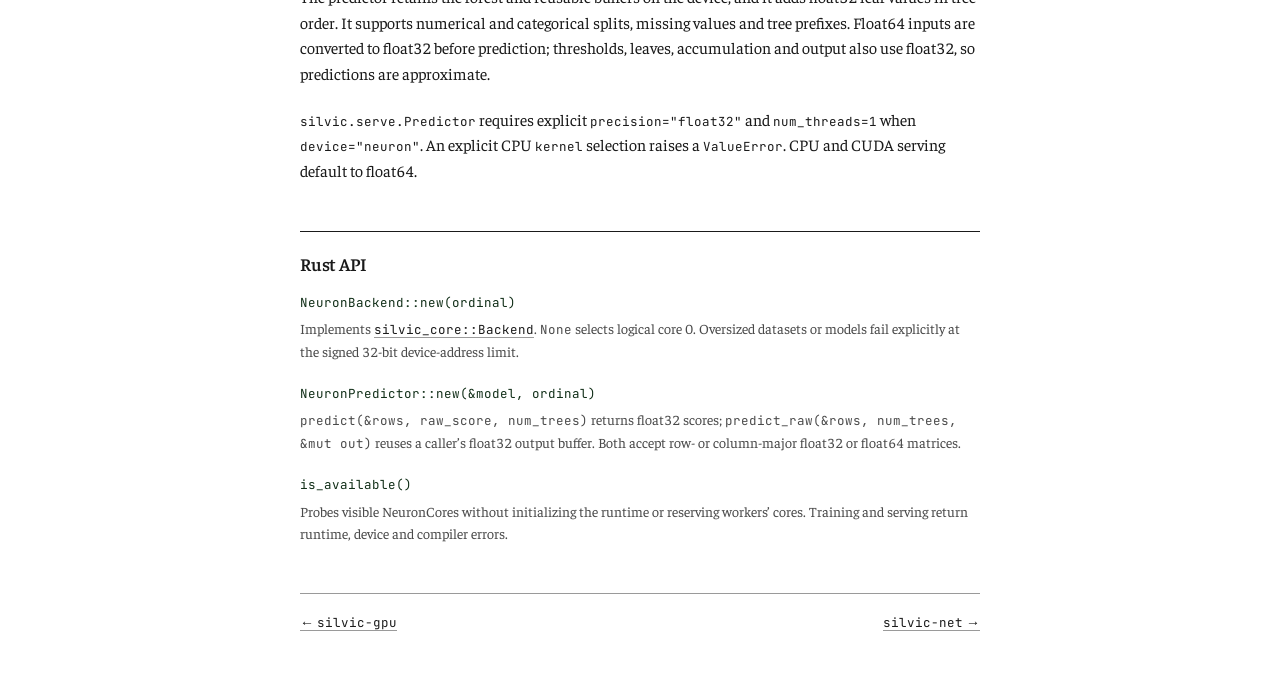
<file: docs/docs/silvic-neuron.html>
<!doctype html>
<html lang="en">
<head>
  <meta charset="utf-8">
  <meta name="viewport" content="width=device-width, initial-scale=1">
  <title>silvic-neuron · silvic</title>
  <meta name="description" content="AWS Neuron training and explicit float32 serving for silvic, with NKI kernels and the native Neuron Runtime.">
  <link rel="icon" href="../favicon.ico" sizes="32x32">
  <link rel="icon" href="../favicon.png" type="image/png" sizes="96x96">
  <link rel="apple-touch-icon" href="../apple-touch-icon.png">
  <link rel="alternate" type="application/rss+xml" title="silvic changelog" href="../feed.xml">
  <link rel="preconnect" href="https://fonts.googleapis.com">
  <link rel="preconnect" href="https://fonts.gstatic.com" crossorigin>
  <link rel="stylesheet" href="https://fonts.googleapis.com/css2?family=Faustina:wght@400;500;600&amp;family=JetBrains+Mono:wght@400&amp;display=swap" media="print" onload="this.media='all'">
  <noscript><link rel="stylesheet" href="https://fonts.googleapis.com/css2?family=Faustina:wght@400;500;600&amp;family=JetBrains+Mono:wght@400&amp;display=swap"></noscript>
  <link rel="stylesheet" href="../styles.css">
  <link rel="stylesheet" href="../docs.css">
</head>
<body>
  <main>
    <header class="masthead deeper">
      <a class="rooted" href="../"><canvas class="growth" width="32" height="32" aria-hidden="true"></canvas>silvic</a>
      <nav class="trail" aria-label="silvic">
        <a href="../how.html">How</a>
        <a href="./" aria-current="true">Docs</a>
        <a href="../changelog.html">Changelog</a>
        <a href="https://github.com/BenMagyar/silvic">GitHub</a>
      </nav>
    </header>

    <h1><code>silvic-neuron</code></h1>
    <p><code>silvic-neuron</code> trains and serves LightGBM-compatible models on AWS Neuron accelerators. It runs on Linux with Trainium, Trainium2 or Inferentia2, using NKI kernels through the Neuron Runtime. Serving uses float32 arithmetic, and training and serving require explicit device selection.</p>
    <h2>Setup</h2>
    <p>Execution requires the <a href="https://awsdocs-neuron.readthedocs-hosted.com/en/v2.25.0/neuron-runtime/nrt-api-guide.html#requirements">Neuron driver and runtime</a> on the accelerator host and a separate Linux x86-64 Python 3.11 environment for the compiler. The Rust crate builds without the Neuron SDK or PyTorch. Create the compiler environment and set the runtime paths before starting the process:</p>
    <pre tabindex="0"><code>python3.11 -m venv .venv-neuron
.venv-neuron/bin/pip install --extra-index-url https://pip.repos.neuron.amazonaws.com \
    'neuronx-cc==2.21.18209.0+043b1bf7' 'numpy==1.26.4' 'scipy==1.12.0'
export SILVIC_NEURON_PYTHON="$PWD/.venv-neuron/bin/python"
export SILVIC_NEURON_LIBRARY=/opt/aws/neuron/lib/libnrt.so
export NEURON_LOGICAL_NC_CONFIG=1</code></pre>
    <p>Trainium2 requires <a href="https://awsdocs-neuron.readthedocs-hosted.com/en/v2.31.1/about-neuron/arch/neuron-features/logical-neuroncore-config.html">logical-core configuration 1</a> to match the single-core compiled kernels. The compiler adapter requires the pinned <code>neuronx-cc</code> version. silvic caches compiled kernels by source, shapes, constants, target and compiler version under <code>$XDG_CACHE_HOME/silvic/neuron</code> or <code>~/.cache/silvic/neuron</code>. <code>SILVIC_NEURON_CACHE</code> overrides the directory.</p>

    <h2>Training</h2>
    <pre tabindex="0"><code><span class="word">import</span> silvic

booster = silvic.train(
    {<span class="said">"objective"</span>: <span class="said">"lambdarank"</span>, <span class="said">"device_type"</span>: <span class="said">"neuron"</span>},
    silvic.Dataset(X, label=y, group=query_sizes),
    num_boost_round=<span class="said">200</span>,
)</code></pre>
    <p>During training, binned rows, partitions and scores stay on the device, where NKI kernels build histograms, partition rows, reduce leaf gradients and update scores. The host computes objectives, quantizes gradients, selects bags and searches for splits. Bounded integer tiles preserve exact quantized histograms, and signed radix-2<sup>16</sup> limbs preserve fixed-point leaf sums during device reductions. Float histograms are approximate.</p>
    <p>The <code>gpu_device_id</code> parameter selects a logical NeuronCore within <code>NEURON_RT_VISIBLE_CORES</code>. The <code>auto</code> selector considers CUDA, Metal and CPU, while <code>gpu</code> considers CUDA and Metal.</p>
    <p>For distributed training, <a href="silvic-python.html#ray"><code>silvic.ray.train</code></a> reserves one <code>neuron_cores</code> resource per worker by default when <code>device_type="neuron"</code>. Each backend uses one logical core, with Ray setting core visibility and workers reducing histograms over the TCP ring. Combining Neuron selection with <code>use_gpu=True</code> or GPU resource reservations raises a <code>ValueError</code>.</p>

    <h2>Serving</h2>
    <pre tabindex="0"><code><span class="word">import</span> silvic.serve

predictor = silvic.serve.Predictor(booster, device=<span class="said">"neuron"</span>, precision=<span class="said">"float32"</span>)
scores = predictor.predict(X_test)</code></pre>
    <p>The predictor retains the forest and reusable buffers on the device, and it adds float32 leaf values in tree order. It supports numerical and categorical splits, missing values and tree prefixes. Float64 inputs are converted to float32 before prediction; thresholds, leaves, accumulation and output also use float32, so predictions are approximate.</p>
    <p><code>silvic.serve.Predictor</code> requires explicit <code>precision="float32"</code> and <code>num_threads=1</code> when <code>device="neuron"</code>. An explicit CPU <code>kernel</code> selection raises a <code>ValueError</code>. CPU and CUDA serving default to float64.</p>

    <h2>Rust API</h2>
    <dl class="manifest">
      <dt><code>NeuronBackend::new(ordinal)</code></dt>
      <dd>Implements <a href="silvic-core.html"><code>silvic_core::Backend</code></a>. <code>None</code> selects logical core 0. Oversized datasets or models fail explicitly at the signed 32-bit device-address limit.</dd>
      <dt><code>NeuronPredictor::new(&amp;model, ordinal)</code></dt>
      <dd><code>predict(&amp;rows, raw_score, num_trees)</code> returns float32 scores; <code>predict_raw(&amp;rows, num_trees, &amp;mut out)</code> reuses a caller’s float32 output buffer. Both accept row- or column-major float32 or float64 matrices.</dd>
      <dt><code>is_available()</code></dt>
      <dd>Probes visible NeuronCores without initializing the runtime or reserving workers’ cores. Training and serving return runtime, device and compiler errors.</dd>
    </dl>

    <nav class="onward" aria-label="Crates">
      <a href="silvic-gpu.html">← <code>silvic-gpu</code></a>
      <a class="next" href="silvic-net.html"><code>silvic-net</code> →</a>
    </nav>
  </main>
  <script src="../mark.js"></script>
</body>
</html>
</file>
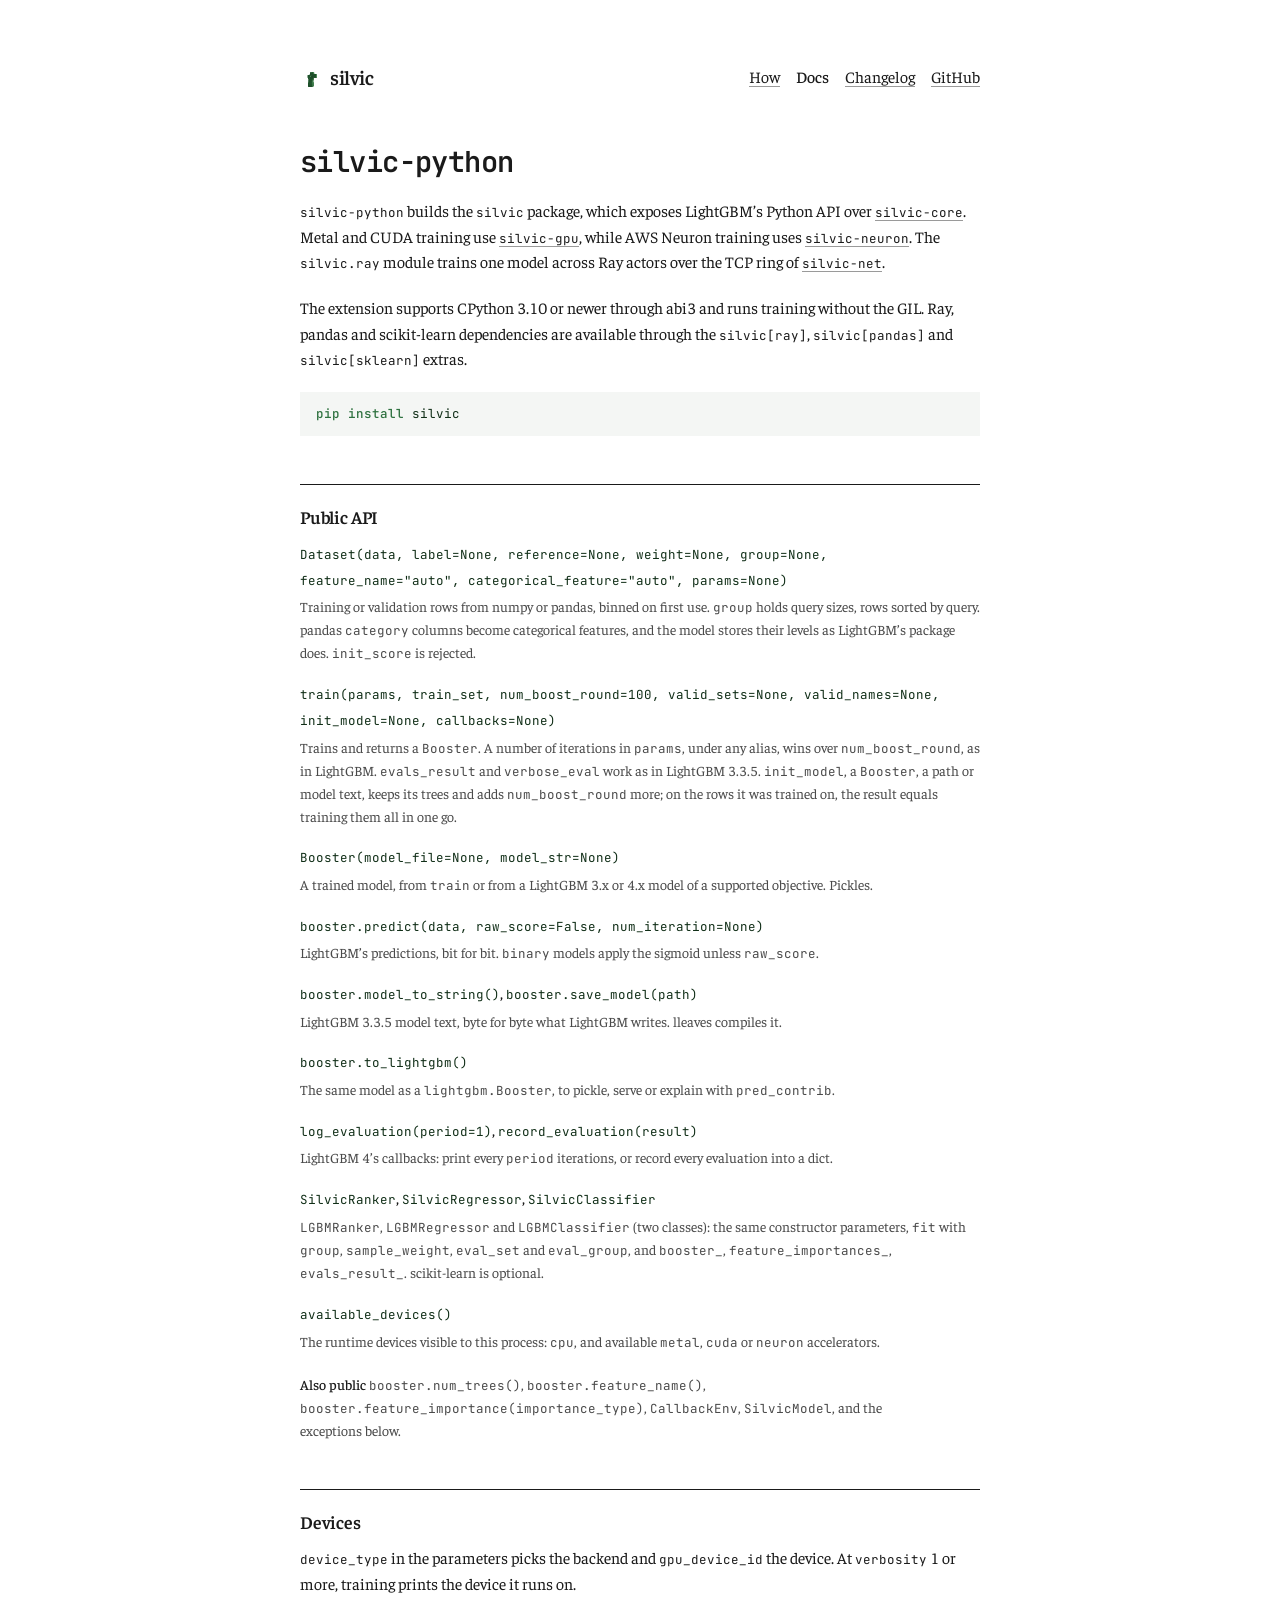
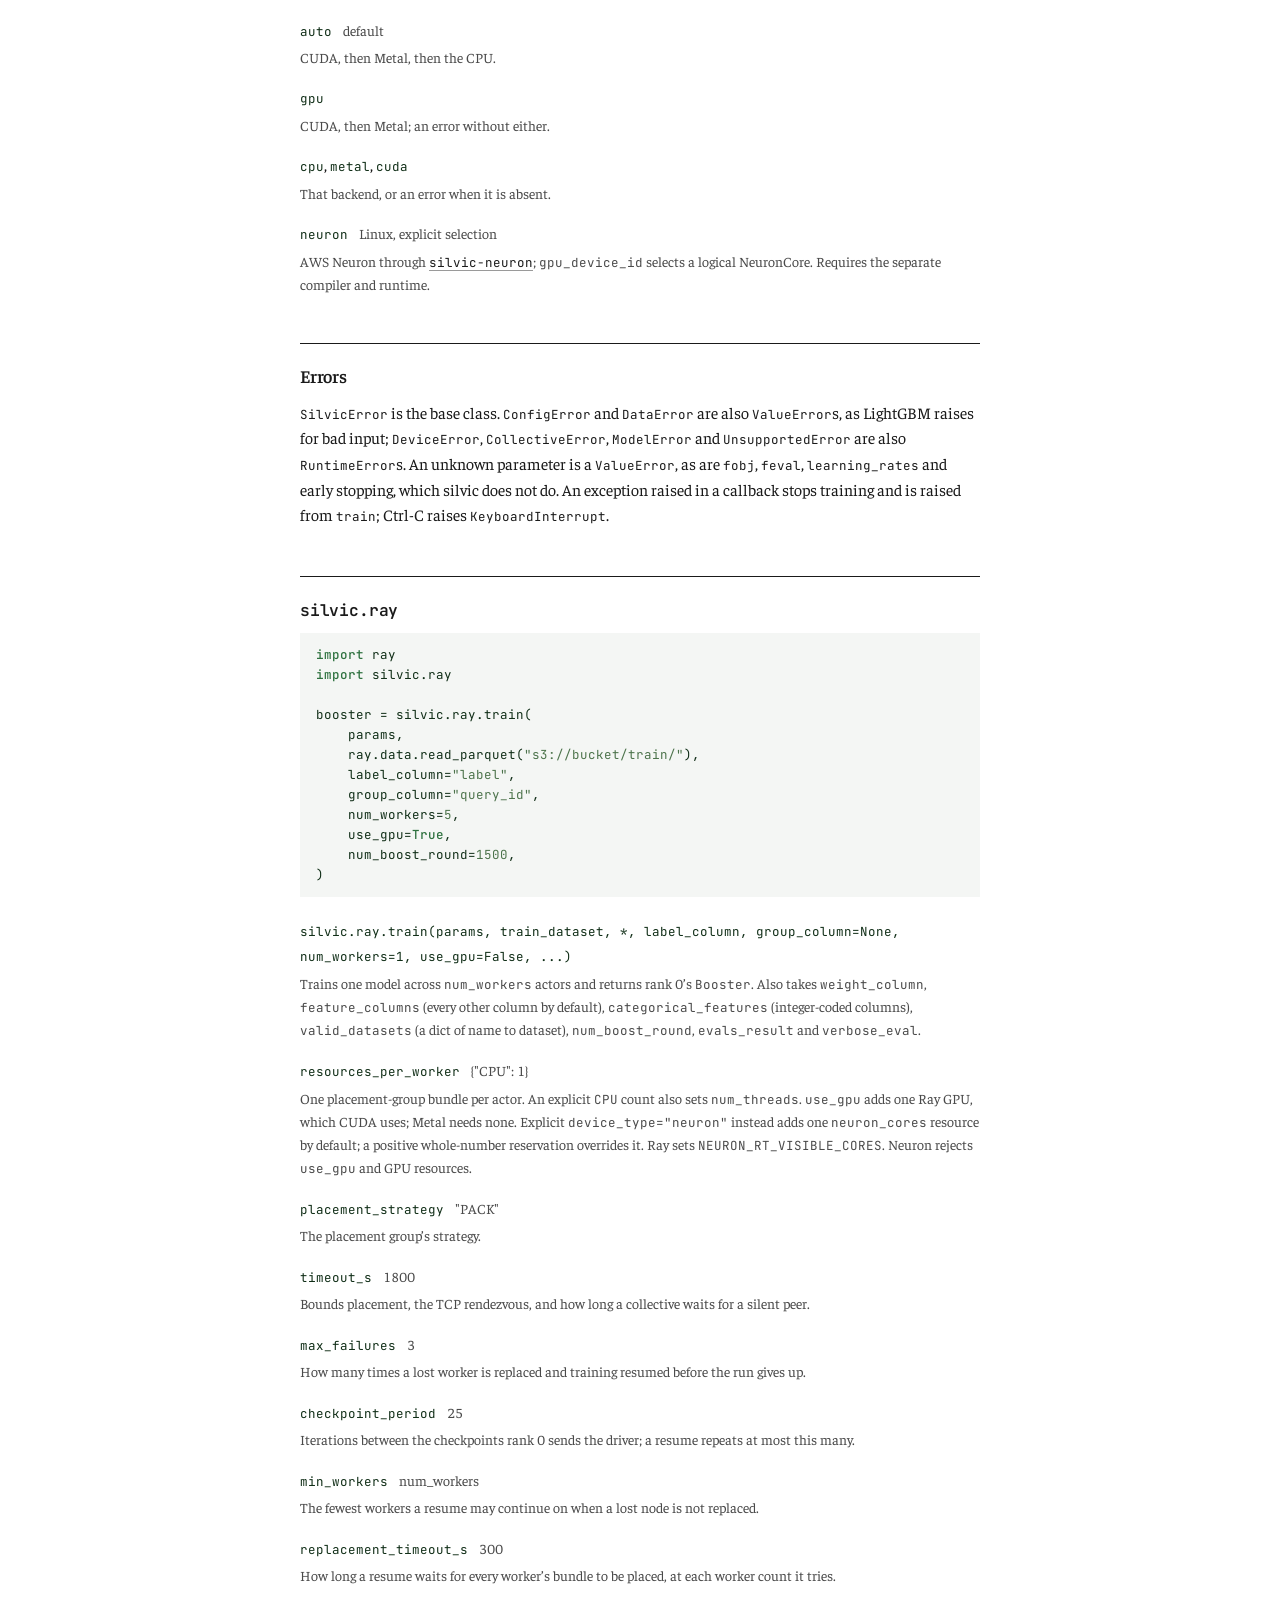
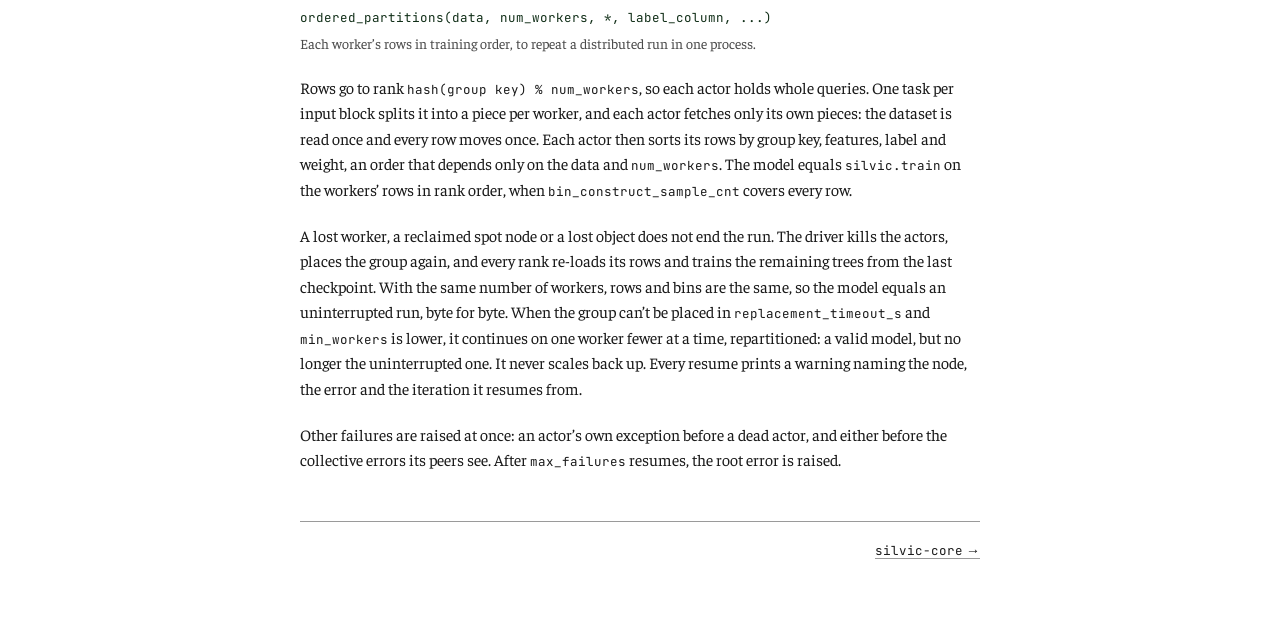
<file: docs/docs/silvic-python.html>
<!doctype html>
<html lang="en">
<head>
  <meta charset="utf-8">
  <meta name="viewport" content="width=device-width, initial-scale=1">
  <title>silvic-python · silvic</title>
  <meta name="description" content="The silvic Python package: LightGBM’s Python API, scikit-learn estimators, and training across Ray actors.">
  <link rel="icon" href="../favicon.ico" sizes="32x32">
  <link rel="icon" href="../favicon.png" type="image/png" sizes="96x96">
  <link rel="apple-touch-icon" href="../apple-touch-icon.png">
  <link rel="alternate" type="application/rss+xml" title="silvic changelog" href="../feed.xml">
  <link rel="preconnect" href="https://fonts.googleapis.com">
  <link rel="preconnect" href="https://fonts.gstatic.com" crossorigin>
  <link rel="stylesheet" href="https://fonts.googleapis.com/css2?family=Faustina:wght@400;500;600&amp;family=JetBrains+Mono:wght@400&amp;display=swap" media="print" onload="this.media='all'">
  <noscript><link rel="stylesheet" href="https://fonts.googleapis.com/css2?family=Faustina:wght@400;500;600&amp;family=JetBrains+Mono:wght@400&amp;display=swap"></noscript>
  <link rel="stylesheet" href="../styles.css">
  <link rel="stylesheet" href="../docs.css">
</head>
<body>
  <main>
    <header class="masthead deeper">
      <a class="rooted" href="../"><canvas class="growth" width="32" height="32" aria-hidden="true"></canvas>silvic</a>
      <nav class="trail" aria-label="silvic">
        <a href="../how.html">How</a>
        <a href="./" aria-current="true">Docs</a>
        <a href="../changelog.html">Changelog</a>
        <a href="https://github.com/BenMagyar/silvic">GitHub</a>
      </nav>
    </header>

    <h1><code>silvic-python</code></h1>
    <p><code>silvic-python</code> builds the <code>silvic</code> package, which exposes LightGBM’s Python API over <a href="silvic-core.html"><code>silvic-core</code></a>. Metal and CUDA training use <a href="silvic-gpu.html"><code>silvic-gpu</code></a>, while AWS Neuron training uses <a href="silvic-neuron.html"><code>silvic-neuron</code></a>. The <code>silvic.ray</code> module trains one model across Ray actors over the TCP ring of <a href="silvic-net.html"><code>silvic-net</code></a>.</p>
    <p>The extension supports CPython 3.10 or newer through abi3 and runs training without the GIL. Ray, pandas and scikit-learn dependencies are available through the <code>silvic[ray]</code>, <code>silvic[pandas]</code> and <code>silvic[sklearn]</code> extras.</p>
    <pre tabindex="0"><code><span class="word">pip install</span> silvic</code></pre>

    <h2>Public API</h2>
    <dl class="manifest">
      <dt><code>Dataset(data, label=None, reference=None, weight=None, group=None, feature_name="auto", categorical_feature="auto", params=None)</code></dt>
      <dd>Training or validation rows from numpy or pandas, binned on first use. <code>group</code> holds query sizes, rows sorted by query. pandas <code>category</code> columns become categorical features, and the model stores their levels as LightGBM’s package does. <code>init_score</code> is rejected.</dd>
      <dt><code>train(params, train_set, num_boost_round=100, valid_sets=None, valid_names=None, init_model=None, callbacks=None)</code></dt>
      <dd>Trains and returns a <code>Booster</code>. A number of iterations in <code>params</code>, under any alias, wins over <code>num_boost_round</code>, as in LightGBM. <code>evals_result</code> and <code>verbose_eval</code> work as in LightGBM 3.3.5. <code>init_model</code>, a <code>Booster</code>, a path or model text, keeps its trees and adds <code>num_boost_round</code> more; on the rows it was trained on, the result equals training them all in one go.</dd>
      <dt><code>Booster(model_file=None, model_str=None)</code></dt>
      <dd>A trained model, from <code>train</code> or from a LightGBM 3.x or 4.x model of a supported objective. Pickles.</dd>
      <dt><code>booster.predict(data, raw_score=False, num_iteration=None)</code></dt>
      <dd>LightGBM’s predictions, bit for bit. <code>binary</code> models apply the sigmoid unless <code>raw_score</code>.</dd>
      <dt><code>booster.model_to_string()</code>, <code>booster.save_model(path)</code></dt>
      <dd>LightGBM 3.3.5 model text, byte for byte what LightGBM writes. lleaves compiles it.</dd>
      <dt><code>booster.to_lightgbm()</code></dt>
      <dd>The same model as a <code>lightgbm.Booster</code>, to pickle, serve or explain with <code>pred_contrib</code>.</dd>
      <dt><code>log_evaluation(period=1)</code>, <code>record_evaluation(result)</code></dt>
      <dd>LightGBM 4’s callbacks: print every <code>period</code> iterations, or record every evaluation into a dict.</dd>
      <dt><code>SilvicRanker</code>, <code>SilvicRegressor</code>, <code>SilvicClassifier</code></dt>
      <dd><code>LGBMRanker</code>, <code>LGBMRegressor</code> and <code>LGBMClassifier</code> (two classes): the same constructor parameters, <code>fit</code> with <code>group</code>, <code>sample_weight</code>, <code>eval_set</code> and <code>eval_group</code>, and <code>booster_</code>, <code>feature_importances_</code>, <code>evals_result_</code>. scikit-learn is optional.</dd>
      <dt><code>available_devices()</code></dt>
      <dd>The runtime devices visible to this process: <code>cpu</code>, and available <code>metal</code>, <code>cuda</code> or <code>neuron</code> accelerators.</dd>
    </dl>
    <p class="also"><b>Also public</b> <code>booster.num_trees()</code>, <code>booster.feature_name()</code>, <code>booster.feature_importance(importance_type)</code>, <code>CallbackEnv</code>, <code>SilvicModel</code>, and the exceptions below.</p>

    <h2>Devices</h2>
    <p><code>device_type</code> in the parameters picks the backend and <code>gpu_device_id</code> the device. At <code>verbosity</code> 1 or more, training prints the device it runs on.</p>
    <dl class="manifest">
      <dt><code>auto</code> <span class="default">default</span></dt>
      <dd>CUDA, then Metal, then the CPU.</dd>
      <dt><code>gpu</code></dt>
      <dd>CUDA, then Metal; an error without either.</dd>
      <dt><code>cpu</code>, <code>metal</code>, <code>cuda</code></dt>
      <dd>That backend, or an error when it is absent.</dd>
      <dt><code>neuron</code> <span class="default">Linux, explicit selection</span></dt>
      <dd>AWS Neuron through <a href="silvic-neuron.html"><code>silvic-neuron</code></a>; <code>gpu_device_id</code> selects a logical NeuronCore. Requires the separate compiler and runtime.</dd>
    </dl>

    <h2>Errors</h2>
    <p><code>SilvicError</code> is the base class. <code>ConfigError</code> and <code>DataError</code> are also <code>ValueError</code>s, as LightGBM raises for bad input; <code>DeviceError</code>, <code>CollectiveError</code>, <code>ModelError</code> and <code>UnsupportedError</code> are also <code>RuntimeError</code>s. An unknown parameter is a <code>ValueError</code>, as are <code>fobj</code>, <code>feval</code>, <code>learning_rates</code> and early stopping, which silvic does not do. An exception raised in a callback stops training and is raised from <code>train</code>; Ctrl-C raises <code>KeyboardInterrupt</code>.</p>

    <h2 id="ray"><code>silvic.ray</code></h2>
    <pre tabindex="0"><code><span class="word">import</span> ray
<span class="word">import</span> silvic.ray

booster = silvic.ray.train(
    params,
    ray.data.read_parquet(<span class="said">"s3://bucket/train/"</span>),
    label_column=<span class="said">"label"</span>,
    group_column=<span class="said">"query_id"</span>,
    num_workers=<span class="said">5</span>,
    use_gpu=<span class="word">True</span>,
    num_boost_round=<span class="said">1500</span>,
)</code></pre>
    <dl class="manifest">
      <dt><code>silvic.ray.train(params, train_dataset, *, label_column, group_column=None, num_workers=1, use_gpu=False, ...)</code></dt>
      <dd>Trains one model across <code>num_workers</code> actors and returns rank 0’s <code>Booster</code>. Also takes <code>weight_column</code>, <code>feature_columns</code> (every other column by default), <code>categorical_features</code> (integer-coded columns), <code>valid_datasets</code> (a dict of name to dataset), <code>num_boost_round</code>, <code>evals_result</code> and <code>verbose_eval</code>.</dd>
      <dt><code>resources_per_worker</code> <span class="default">{"CPU": 1}</span></dt>
      <dd>One placement-group bundle per actor. An explicit <code>CPU</code> count also sets <code>num_threads</code>. <code>use_gpu</code> adds one Ray GPU, which CUDA uses; Metal needs none. Explicit <code>device_type="neuron"</code> instead adds one <code>neuron_cores</code> resource by default; a positive whole-number reservation overrides it. Ray sets <code>NEURON_RT_VISIBLE_CORES</code>. Neuron rejects <code>use_gpu</code> and GPU resources.</dd>
      <dt><code>placement_strategy</code> <span class="default">"PACK"</span></dt>
      <dd>The placement group’s strategy.</dd>
      <dt><code>timeout_s</code> <span class="default">1800</span></dt>
      <dd>Bounds placement, the TCP rendezvous, and how long a collective waits for a silent peer.</dd>
      <dt><code>max_failures</code> <span class="default">3</span></dt>
      <dd>How many times a lost worker is replaced and training resumed before the run gives up.</dd>
      <dt><code>checkpoint_period</code> <span class="default">25</span></dt>
      <dd>Iterations between the checkpoints rank 0 sends the driver; a resume repeats at most this many.</dd>
      <dt><code>min_workers</code> <span class="default">num_workers</span></dt>
      <dd>The fewest workers a resume may continue on when a lost node is not replaced.</dd>
      <dt><code>replacement_timeout_s</code> <span class="default">300</span></dt>
      <dd>How long a resume waits for every worker’s bundle to be placed, at each worker count it tries.</dd>
      <dt><code>ordered_partitions(data, num_workers, *, label_column, ...)</code></dt>
      <dd>Each worker’s rows in training order, to repeat a distributed run in one process.</dd>
    </dl>
    <p>Rows go to rank <code>hash(group key) % num_workers</code>, so each actor holds whole queries. One task per input block splits it into a piece per worker, and each actor fetches only its own pieces: the dataset is read once and every row moves once. Each actor then sorts its rows by group key, features, label and weight, an order that depends only on the data and <code>num_workers</code>. The model equals <code>silvic.train</code> on the workers’ rows in rank order, when <code>bin_construct_sample_cnt</code> covers every row.</p>
    <p>A lost worker, a reclaimed spot node or a lost object does not end the run. The driver kills the actors, places the group again, and every rank re-loads its rows and trains the remaining trees from the last checkpoint. With the same number of workers, rows and bins are the same, so the model equals an uninterrupted run, byte for byte. When the group can’t be placed in <code>replacement_timeout_s</code> and <code>min_workers</code> is lower, it continues on one worker fewer at a time, repartitioned: a valid model, but no longer the uninterrupted one. It never scales back up. Every resume prints a warning naming the node, the error and the iteration it resumes from.</p>
    <p>Other failures are raised at once: an actor’s own exception before a dead actor, and either before the collective errors its peers see. After <code>max_failures</code> resumes, the root error is raised.</p>

    <nav class="onward" aria-label="Crates">
      <a class="next" href="silvic-core.html"><code>silvic-core</code> →</a>
    </nav>
  </main>
  <script src="../mark.js"></script>
</body>
</html>
</file>
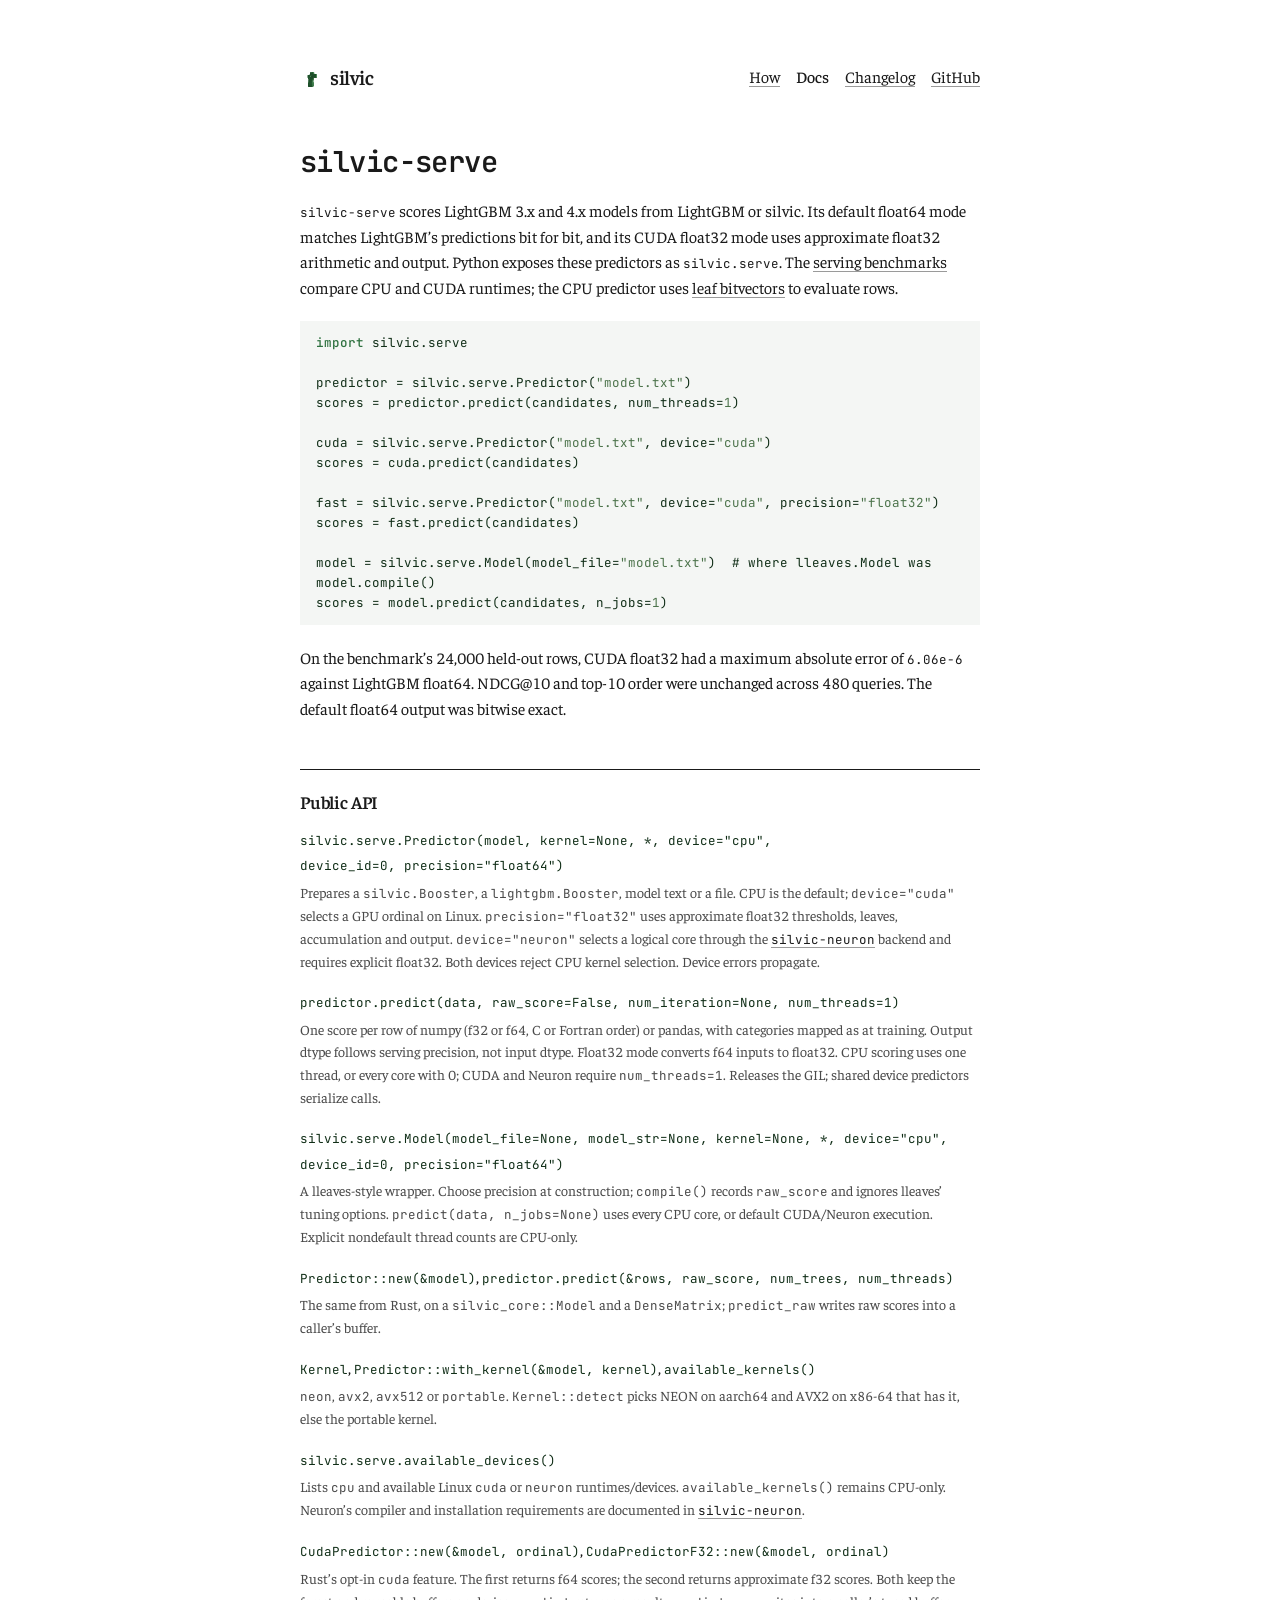
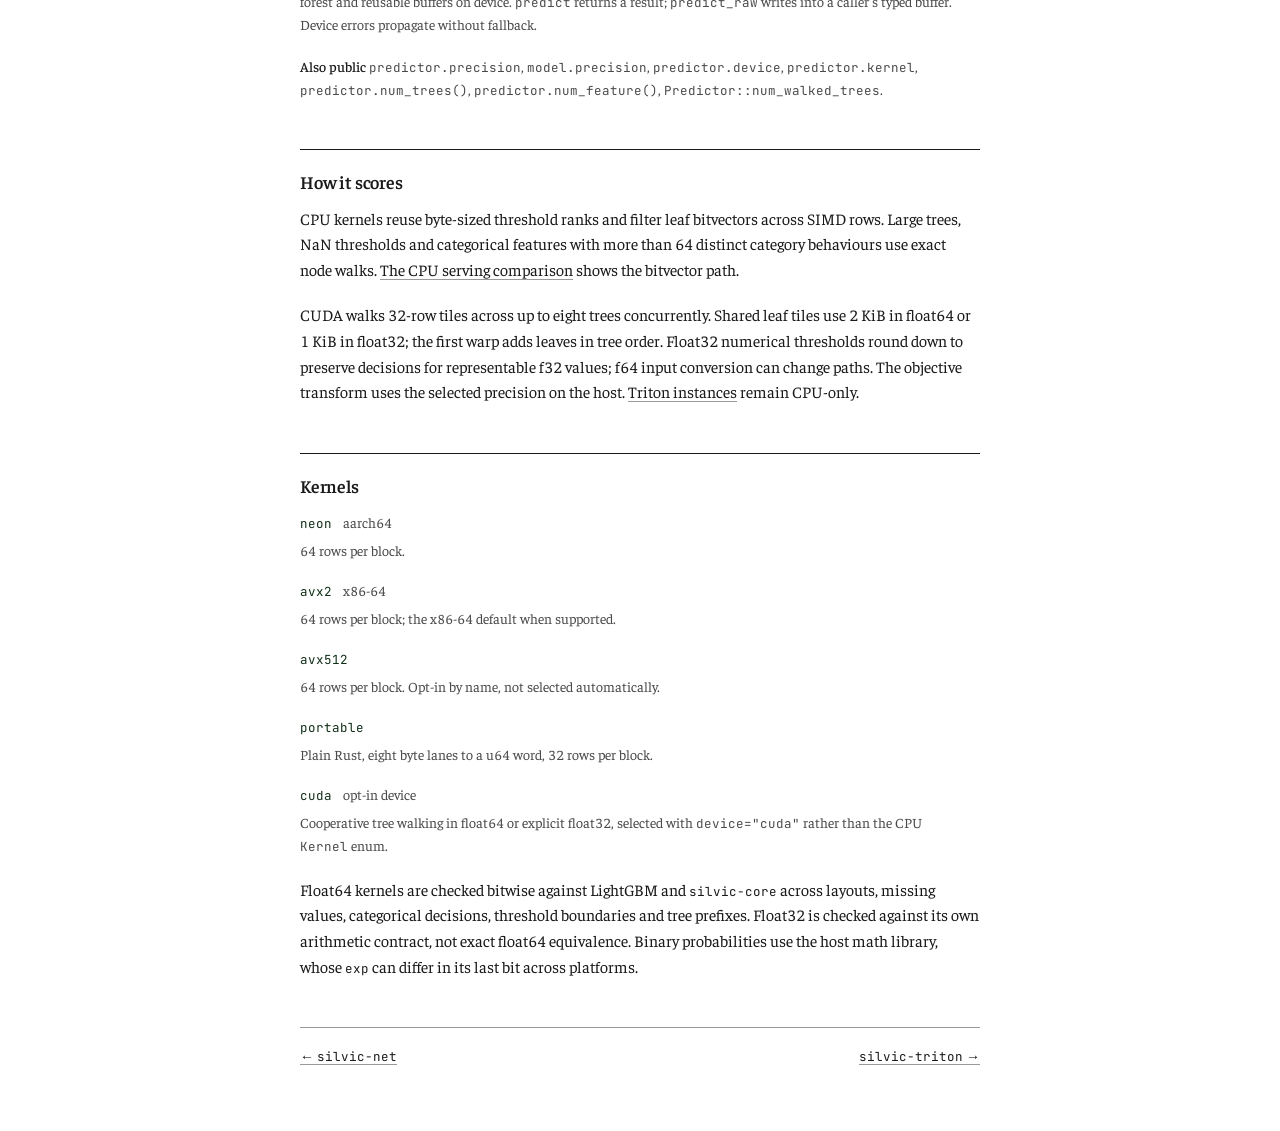
<file: docs/docs/silvic-serve.html>
<!doctype html>
<html lang="en">
<head>
  <meta charset="utf-8">
  <meta name="viewport" content="width=device-width, initial-scale=1">
  <title>silvic-serve · silvic</title>
  <meta name="description" content="Scoring of LightGBM models, bit for bit LightGBM's predictions, on SIMD byte lanes.">
  <link rel="icon" href="../favicon.ico" sizes="32x32">
  <link rel="icon" href="../favicon.png" type="image/png" sizes="96x96">
  <link rel="apple-touch-icon" href="../apple-touch-icon.png">
  <link rel="alternate" type="application/rss+xml" title="silvic changelog" href="../feed.xml">
  <link rel="preconnect" href="https://fonts.googleapis.com">
  <link rel="preconnect" href="https://fonts.gstatic.com" crossorigin>
  <link rel="stylesheet" href="https://fonts.googleapis.com/css2?family=Faustina:wght@400;500;600&amp;family=JetBrains+Mono:wght@400&amp;display=swap" media="print" onload="this.media='all'">
  <noscript><link rel="stylesheet" href="https://fonts.googleapis.com/css2?family=Faustina:wght@400;500;600&amp;family=JetBrains+Mono:wght@400&amp;display=swap"></noscript>
  <link rel="stylesheet" href="../styles.css">
  <link rel="stylesheet" href="../docs.css">
</head>
<body>
  <main>
    <header class="masthead deeper">
      <a class="rooted" href="../"><canvas class="growth" width="32" height="32" aria-hidden="true"></canvas>silvic</a>
      <nav class="trail" aria-label="silvic">
        <a href="../how.html">How</a>
        <a href="./" aria-current="true">Docs</a>
        <a href="../changelog.html">Changelog</a>
        <a href="https://github.com/BenMagyar/silvic">GitHub</a>
      </nav>
    </header>

    <h1><code>silvic-serve</code></h1>
    <p><code>silvic-serve</code> scores LightGBM 3.x and 4.x models from LightGBM or silvic. Its default float64 mode matches LightGBM’s predictions bit for bit, and its CUDA float32 mode uses approximate float32 arithmetic and output. Python exposes these predictors as <code>silvic.serve</code>. The <a href="../#scoring">serving benchmarks</a> compare CPU and CUDA runtimes; the CPU predictor uses <a href="../how.html#serving">leaf bitvectors</a> to evaluate rows.</p>
    <pre tabindex="0"><code><span class="word">import</span> silvic.serve

predictor = silvic.serve.Predictor(<span class="said">"model.txt"</span>)
scores = predictor.predict(candidates, num_threads=<span class="said">1</span>)

cuda = silvic.serve.Predictor(<span class="said">"model.txt"</span>, device=<span class="said">"cuda"</span>)
scores = cuda.predict(candidates)

fast = silvic.serve.Predictor(<span class="said">"model.txt"</span>, device=<span class="said">"cuda"</span>, precision=<span class="said">"float32"</span>)
scores = fast.predict(candidates)

model = silvic.serve.Model(model_file=<span class="said">"model.txt"</span>)  # where lleaves.Model was
model.compile()
scores = model.predict(candidates, n_jobs=<span class="said">1</span>)</code></pre>
    <p>On the benchmark’s 24,000 held-out rows, CUDA float32 had a maximum absolute error of <code>6.06e-6</code> against LightGBM float64. NDCG@10 and top-10 order were unchanged across 480 queries. The default float64 output was bitwise exact.</p>

    <h2>Public API</h2>
    <dl class="manifest">
      <dt><code>silvic.serve.Predictor(model, kernel=None, *, device="cpu", device_id=0, precision="float64")</code></dt>
      <dd>Prepares a <code>silvic.Booster</code>, a <code>lightgbm.Booster</code>, model text or a file. CPU is the default; <code>device="cuda"</code> selects a GPU ordinal on Linux. <code>precision="float32"</code> uses approximate float32 thresholds, leaves, accumulation and output. <code>device="neuron"</code> selects a logical core through the <a href="silvic-neuron.html"><code>silvic-neuron</code></a> backend and requires explicit float32. Both devices reject CPU kernel selection. Device errors propagate.</dd>
      <dt><code>predictor.predict(data, raw_score=False, num_iteration=None, num_threads=1)</code></dt>
      <dd>One score per row of numpy (f32 or f64, C or Fortran order) or pandas, with categories mapped as at training. Output dtype follows serving precision, not input dtype. Float32 mode converts f64 inputs to float32. CPU scoring uses one thread, or every core with 0; CUDA and Neuron require <code>num_threads=1</code>. Releases the GIL; shared device predictors serialize calls.</dd>
      <dt><code>silvic.serve.Model(model_file=None, model_str=None, kernel=None, *, device="cpu", device_id=0, precision="float64")</code></dt>
      <dd>A lleaves-style wrapper. Choose precision at construction; <code>compile()</code> records <code>raw_score</code> and ignores lleaves’ tuning options. <code>predict(data, n_jobs=None)</code> uses every CPU core, or default CUDA/Neuron execution. Explicit nondefault thread counts are CPU-only.</dd>
      <dt><code>Predictor::new(&amp;model)</code>, <code>predictor.predict(&amp;rows, raw_score, num_trees, num_threads)</code></dt>
      <dd>The same from Rust, on a <code>silvic_core::Model</code> and a <code>DenseMatrix</code>; <code>predict_raw</code> writes raw scores into a caller’s buffer.</dd>
      <dt><code>Kernel</code>, <code>Predictor::with_kernel(&amp;model, kernel)</code>, <code>available_kernels()</code></dt>
      <dd><code>neon</code>, <code>avx2</code>, <code>avx512</code> or <code>portable</code>. <code>Kernel::detect</code> picks NEON on aarch64 and AVX2 on x86-64 that has it, else the portable kernel.</dd>
      <dt><code>silvic.serve.available_devices()</code></dt>
      <dd>Lists <code>cpu</code> and available Linux <code>cuda</code> or <code>neuron</code> runtimes/devices. <code>available_kernels()</code> remains CPU-only. Neuron’s compiler and installation requirements are documented in <a href="silvic-neuron.html"><code>silvic-neuron</code></a>.</dd>
      <dt><code>CudaPredictor::new(&amp;model, ordinal)</code>, <code>CudaPredictorF32::new(&amp;model, ordinal)</code></dt>
      <dd>Rust’s opt-in <code>cuda</code> feature. The first returns f64 scores; the second returns approximate f32 scores. Both keep the forest and reusable buffers on device. <code>predict</code> returns a result; <code>predict_raw</code> writes into a caller’s typed buffer. Device errors propagate without fallback.</dd>
    </dl>
    <p class="also"><b>Also public</b> <code>predictor.precision</code>, <code>model.precision</code>, <code>predictor.device</code>, <code>predictor.kernel</code>, <code>predictor.num_trees()</code>, <code>predictor.num_feature()</code>, <code>Predictor::num_walked_trees</code>.</p>

    <h2>How it scores</h2>
    <p>CPU kernels reuse byte-sized threshold ranks and filter leaf bitvectors across SIMD rows. Large trees, NaN thresholds and categorical features with more than 64 distinct category behaviours use exact node walks. <a href="../how.html#serving">The CPU serving comparison</a> shows the bitvector path.</p>
    <p>CUDA walks 32-row tiles across up to eight trees concurrently. Shared leaf tiles use 2 KiB in float64 or 1 KiB in float32; the first warp adds leaves in tree order. Float32 numerical thresholds round down to preserve decisions for representable f32 values; f64 input conversion can change paths. The objective transform uses the selected precision on the host. <a href="silvic-triton.html">Triton instances</a> remain CPU-only.</p>

    <h2>Kernels</h2>
    <dl class="manifest">
      <dt><code>neon</code> <span class="default">aarch64</span></dt>
      <dd>64 rows per block.</dd>
      <dt><code>avx2</code> <span class="default">x86-64</span></dt>
      <dd>64 rows per block; the x86-64 default when supported.</dd>
      <dt><code>avx512</code></dt>
      <dd>64 rows per block. Opt-in by name, not selected automatically.</dd>
      <dt><code>portable</code></dt>
      <dd>Plain Rust, eight byte lanes to a u64 word, 32 rows per block.</dd>
      <dt><code>cuda</code> <span class="default">opt-in device</span></dt>
      <dd>Cooperative tree walking in float64 or explicit float32, selected with <code>device="cuda"</code> rather than the CPU <code>Kernel</code> enum.</dd>
    </dl>
    <p>Float64 kernels are checked bitwise against LightGBM and <code>silvic-core</code> across layouts, missing values, categorical decisions, threshold boundaries and tree prefixes. Float32 is checked against its own arithmetic contract, not exact float64 equivalence. Binary probabilities use the host math library, whose <code>exp</code> can differ in its last bit across platforms.</p>

    <nav class="onward" aria-label="Crates">
      <a href="silvic-net.html">← <code>silvic-net</code></a>
      <a class="next" href="silvic-triton.html"><code>silvic-triton</code> →</a>
    </nav>
  </main>
  <script src="../mark.js"></script>
</body>
</html>
</file>
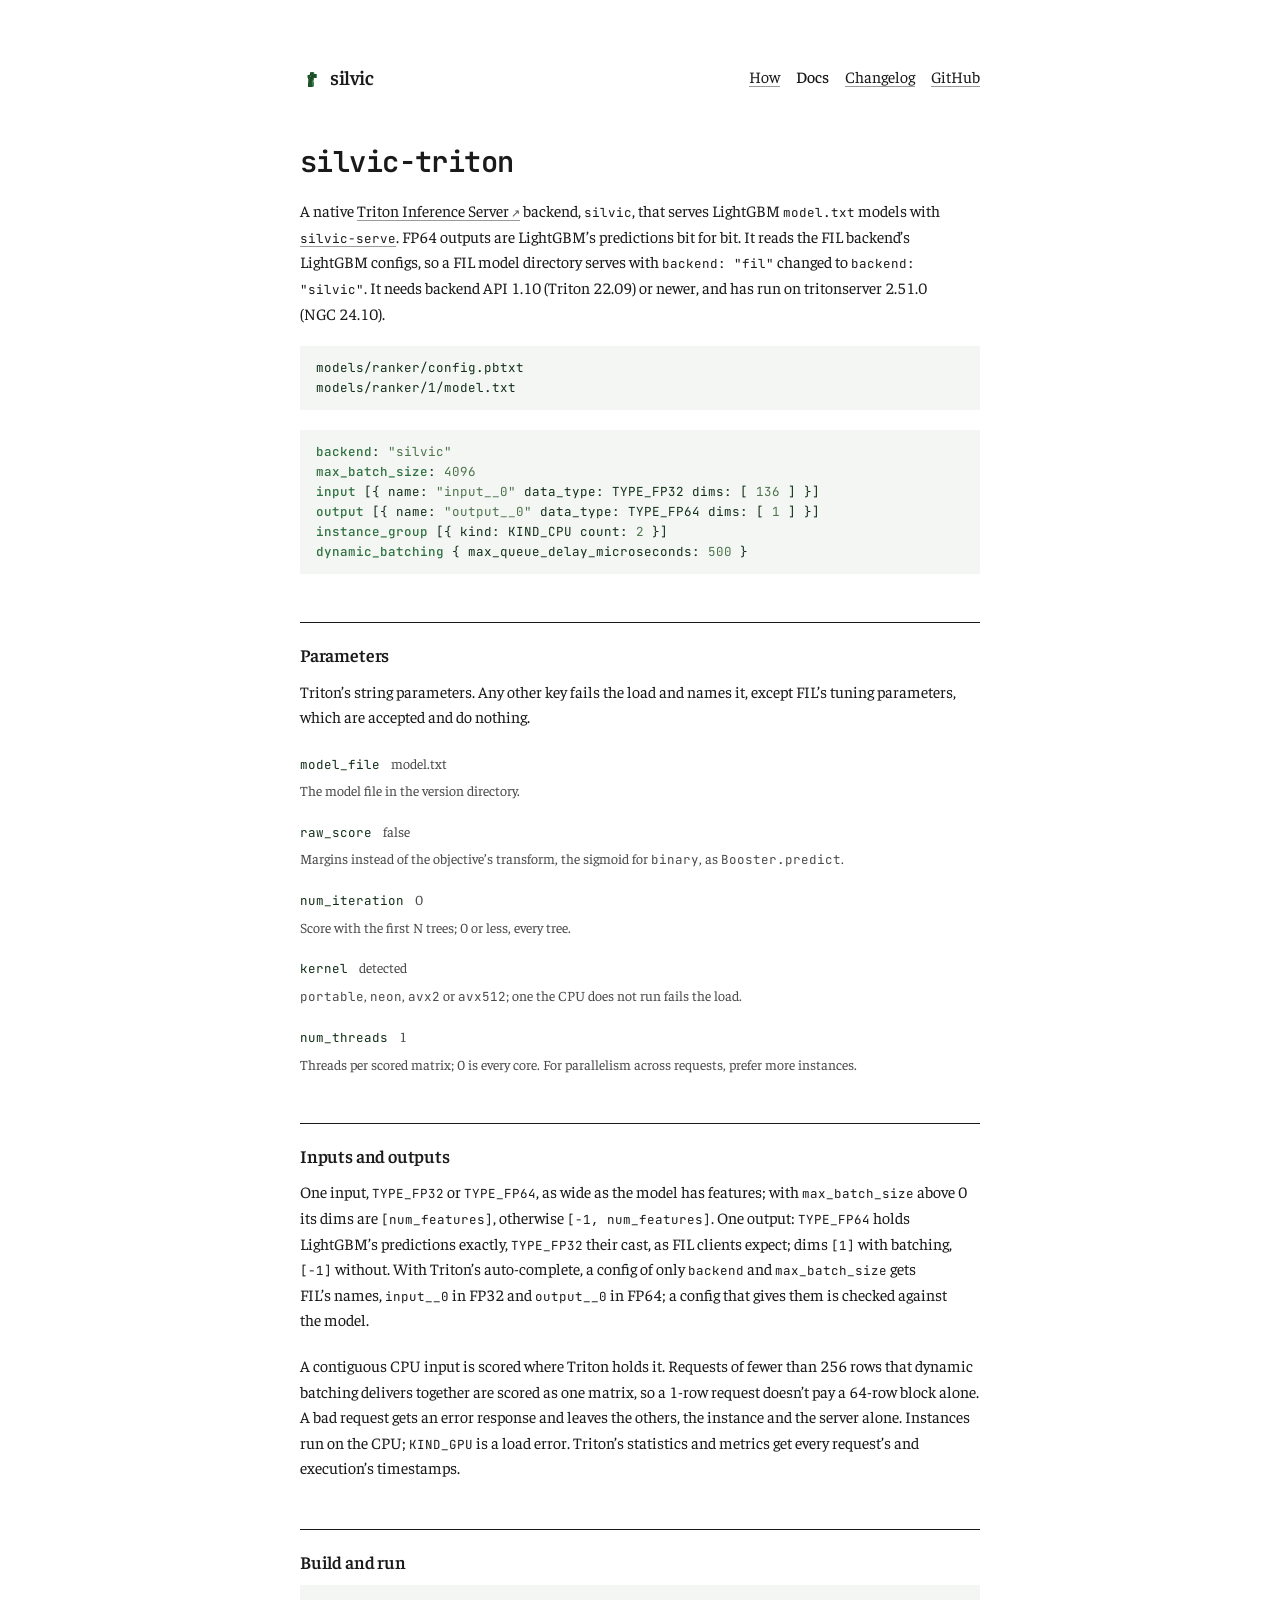
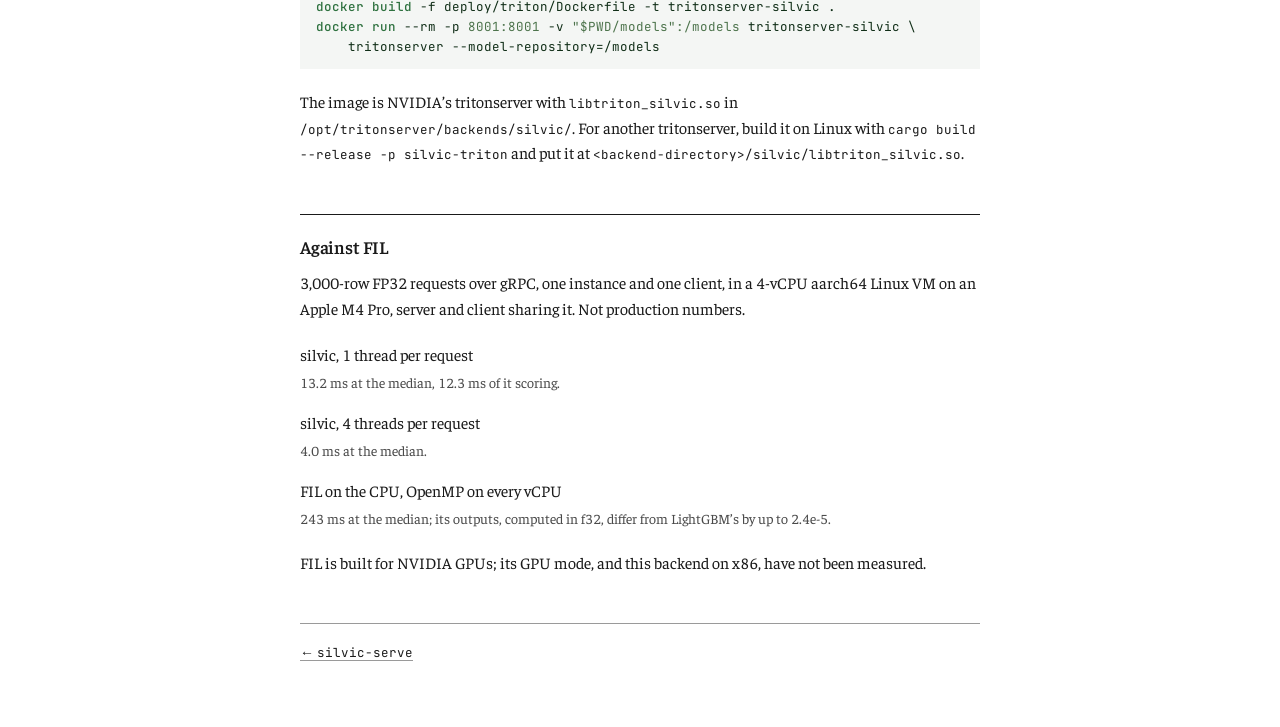
<file: docs/docs/silvic-triton.html>
<!doctype html>
<html lang="en">
<head>
  <meta charset="utf-8">
  <meta name="viewport" content="width=device-width, initial-scale=1">
  <title>silvic-triton · silvic</title>
  <meta name="description" content="A Triton Inference Server backend that serves LightGBM models with silvic-serve.">
  <link rel="icon" href="../favicon.ico" sizes="32x32">
  <link rel="icon" href="../favicon.png" type="image/png" sizes="96x96">
  <link rel="apple-touch-icon" href="../apple-touch-icon.png">
  <link rel="alternate" type="application/rss+xml" title="silvic changelog" href="../feed.xml">
  <link rel="preconnect" href="https://fonts.googleapis.com">
  <link rel="preconnect" href="https://fonts.gstatic.com" crossorigin>
  <link rel="stylesheet" href="https://fonts.googleapis.com/css2?family=Faustina:wght@400;500;600&amp;family=JetBrains+Mono:wght@400&amp;display=swap" media="print" onload="this.media='all'">
  <noscript><link rel="stylesheet" href="https://fonts.googleapis.com/css2?family=Faustina:wght@400;500;600&amp;family=JetBrains+Mono:wght@400&amp;display=swap"></noscript>
  <link rel="stylesheet" href="../styles.css">
  <link rel="stylesheet" href="../docs.css">
</head>
<body>
  <main>
    <header class="masthead deeper">
      <a class="rooted" href="../"><canvas class="growth" width="32" height="32" aria-hidden="true"></canvas>silvic</a>
      <nav class="trail" aria-label="silvic">
        <a href="../how.html">How</a>
        <a href="./" aria-current="true">Docs</a>
        <a href="../changelog.html">Changelog</a>
        <a href="https://github.com/BenMagyar/silvic">GitHub</a>
      </nav>
    </header>

    <h1><code>silvic-triton</code></h1>
    <p>A native <a href="https://github.com/triton-inference-server/server" target="_blank" rel="noreferrer">Triton Inference Server</a> backend, <code>silvic</code>, that serves LightGBM <code>model.txt</code> models with <a href="silvic-serve.html"><code>silvic-serve</code></a>. FP64 outputs are LightGBM’s predictions bit for bit. It reads the FIL backend’s LightGBM configs, so a FIL model directory serves with <code>backend: "fil"</code> changed to <code>backend: "silvic"</code>. It needs backend API 1.10 (Triton 22.09) or newer, and has run on tritonserver 2.51.0 (NGC 24.10).</p>
    <pre tabindex="0"><code>models/ranker/config.pbtxt
models/ranker/1/model.txt</code></pre>
    <pre tabindex="0"><code><span class="word">backend</span>: <span class="said">"silvic"</span>
<span class="word">max_batch_size</span>: <span class="said">4096</span>
<span class="word">input</span> [{ name: <span class="said">"input__0"</span> data_type: TYPE_FP32 dims: [ <span class="said">136</span> ] }]
<span class="word">output</span> [{ name: <span class="said">"output__0"</span> data_type: TYPE_FP64 dims: [ <span class="said">1</span> ] }]
<span class="word">instance_group</span> [{ kind: KIND_CPU count: <span class="said">2</span> }]
<span class="word">dynamic_batching</span> { max_queue_delay_microseconds: <span class="said">500</span> }</code></pre>

    <h2>Parameters</h2>
    <p>Triton’s string parameters. Any other key fails the load and names it, except FIL’s tuning parameters, which are accepted and do nothing.</p>
    <dl class="manifest">
      <dt><code>model_file</code> <span class="default">model.txt</span></dt>
      <dd>The model file in the version directory.</dd>
      <dt><code>raw_score</code> <span class="default">false</span></dt>
      <dd>Margins instead of the objective’s transform, the sigmoid for <code>binary</code>, as <code>Booster.predict</code>.</dd>
      <dt><code>num_iteration</code> <span class="default">0</span></dt>
      <dd>Score with the first N trees; 0 or less, every tree.</dd>
      <dt><code>kernel</code> <span class="default">detected</span></dt>
      <dd><code>portable</code>, <code>neon</code>, <code>avx2</code> or <code>avx512</code>; one the CPU does not run fails the load.</dd>
      <dt><code>num_threads</code> <span class="default">1</span></dt>
      <dd>Threads per scored matrix; 0 is every core. For parallelism across requests, prefer more instances.</dd>
    </dl>

    <h2>Inputs and outputs</h2>
    <p>One input, <code>TYPE_FP32</code> or <code>TYPE_FP64</code>, as wide as the model has features; with <code>max_batch_size</code> above 0 its dims are <code>[num_features]</code>, otherwise <code>[-1, num_features]</code>. One output: <code>TYPE_FP64</code> holds LightGBM’s predictions exactly, <code>TYPE_FP32</code> their cast, as FIL clients expect; dims <code>[1]</code> with batching, <code>[-1]</code> without. With Triton’s auto-complete, a config of only <code>backend</code> and <code>max_batch_size</code> gets FIL’s names, <code>input__0</code> in FP32 and <code>output__0</code> in FP64; a config that gives them is checked against the model.</p>
    <p>A contiguous CPU input is scored where Triton holds it. Requests of fewer than 256 rows that dynamic batching delivers together are scored as one matrix, so a 1-row request doesn’t pay a 64-row block alone. A bad request gets an error response and leaves the others, the instance and the server alone. Instances run on the CPU; <code>KIND_GPU</code> is a load error. Triton’s statistics and metrics get every request’s and execution’s timestamps.</p>

    <h2>Build and run</h2>
    <pre tabindex="0"><code><span class="word">docker build</span> -f deploy/triton/Dockerfile -t tritonserver-silvic .
<span class="word">docker run</span> --rm -p <span class="said">8001:8001</span> -v <span class="said">"$PWD/models":/models</span> tritonserver-silvic \
    tritonserver --model-repository=/models</code></pre>
    <p>The image is NVIDIA’s tritonserver with <code>libtriton_silvic.so</code> in <code>/opt/tritonserver/backends/silvic/</code>. For another tritonserver, build it on Linux with <code>cargo build --release -p silvic-triton</code> and put it at <code>&lt;backend-directory&gt;/silvic/libtriton_silvic.so</code>.</p>

    <h2>Against FIL</h2>
    <p>3,000-row FP32 requests over gRPC, one instance and one client, in a 4-vCPU aarch64 Linux VM on an Apple M4 Pro, server and client sharing it. Not production numbers.</p>
    <dl class="manifest">
      <dt>silvic, 1 thread per request</dt>
      <dd>13.2 ms at the median, 12.3 ms of it scoring.</dd>
      <dt>silvic, 4 threads per request</dt>
      <dd>4.0 ms at the median.</dd>
      <dt>FIL on the CPU, OpenMP on every vCPU</dt>
      <dd>243 ms at the median; its outputs, computed in f32, differ from LightGBM’s by up to 2.4e-5.</dd>
    </dl>
    <p>FIL is built for NVIDIA GPUs; its GPU mode, and this backend on x86, have not been measured.</p>

    <nav class="onward" aria-label="Crates">
      <a href="silvic-serve.html">← <code>silvic-serve</code></a>
    </nav>
  </main>
  <script src="../mark.js"></script>
</body>
</html>
</file>
<file: docs/styles.css>
:root {
  color-scheme: light dark;

  --the-clearing: #ffffff;
  --the-heartwood: #1a1a1a;
  --the-understory: #4a4a4a;
  --the-lichen: #9a9a9a;
  --a-blush: #fce5e9;

  --them: #b3b3b3;
  --us: var(--green);

  --green-below: #102e17;
  --green: #2e713f;
  --green-above: #c4dfb0;
  --green-shade: #f4f6f4;
  --green-ink: var(--green-below);
  --green-bright: var(--green);
  --green-soft: #4c734b;

  --the-voice: "Faustina", Georgia, "Times New Roman", serif;
  --the-machine: "JetBrains Mono", ui-monospace, Menlo, monospace;

  --a-whisper: 12px;
  --a-murmur: 12.5px;
  --speaking-softly: 14px;
  --speaking: 16px;
  --a-call: 18px;
  --a-name: 36px;
  --a-name-in-passing: 20px;
  --room-to-breathe: 1.6;

  --a-seed: 4px;
  --a-sprout: 8px;
  --a-twig: 12px;
  --a-branch: 16px;
  --a-bough: 20px;
  --a-grove: 48px;
  --open-sky: 64px;

  --as-far-as-the-eye-reads: 680px;
  --a-hairline: 1px;
  --attention: 2px;
}

@media (prefers-color-scheme: dark) {
  :root {
    --the-clearing: #121212;
    --the-heartwood: #ececea;
    --the-understory: #b8b8b5;
    --the-lichen: #5a5a58;
    --a-blush: #3a1218;
    --them: #6e6e6c;
    --us: var(--green-above);
    --green-shade: #1a1c1a;
    --green-ink: #dcebd4;
    --green-bright: var(--green-above);
    --green-soft: #adc99d;
  }
}

* {
  box-sizing: border-box;
}

html,
body {
  overflow-x: clip;
}

html {
  -webkit-font-smoothing: antialiased;
}

body {
  margin: 0;
  background: var(--the-clearing);
  color: var(--the-heartwood);
  font-family: var(--the-voice);
  font-size: var(--speaking);
  line-height: var(--room-to-breathe);
  font-variant-numeric: tabular-nums;
  text-wrap: pretty;
}

::selection {
  background: var(--a-blush);
  color: var(--the-heartwood);
}

main {
  max-width: calc(var(--as-far-as-the-eye-reads) + 2 * var(--a-bough));
  margin-inline: auto;
  padding: var(--open-sky) var(--a-bough);
}

h1 {
  margin: 0 0 var(--a-bough);
  font-size: var(--a-name);
  font-weight: 600;
  letter-spacing: -0.025em;
  line-height: 1.1;
  overflow-wrap: anywhere;
  min-width: 0;
}

.rooted {
  display: flex;
  align-items: center;
  gap: var(--a-twig);
}

.rooted > .growth {
  position: relative;
  top: 0.05em;
}

.masthead {
  display: flex;
  align-items: center;
  justify-content: space-between;
  gap: var(--a-twig) var(--a-branch);
  margin-block-end: var(--a-bough);
}

.masthead > .rooted {
  flex: none;
}

.masthead h1 {
  margin: 0;
  font-size: clamp(28px, 9vw, var(--a-name));
}

.trail {
  display: flex;
  align-items: center;
  gap: var(--a-branch);
  white-space: nowrap;
}

.trail [aria-current] {
  font-weight: 500;
  text-decoration: none;
}

@media (max-width: 480px) {
  .masthead {
    flex-wrap: wrap;
  }

  .masthead .rooted {
    gap: var(--a-sprout);
  }

  .trail {
    gap: var(--a-twig);
    font-size: var(--speaking-softly);
  }
}

.deeper {
  margin-block-end: var(--a-grove);
}

.deeper .rooted {
  font-size: var(--a-name-in-passing);
  font-weight: 600;
  gap: var(--a-sprout);
  letter-spacing: -0.02em;
  line-height: 1.1;
  text-decoration: none;
}

.growth {
  display: block;
  flex: none;
  width: 1.1em;
  height: 1.1em;
}

.growth.still {
  background: url("favicon.png") center / contain no-repeat;
}

h2 {
  margin: var(--a-grove) 0 var(--a-twig);
  padding-block-start: var(--a-bough);
  border-block-start: var(--a-hairline) solid var(--the-heartwood);
  font-size: var(--a-call);
  font-weight: 600;
  letter-spacing: -0.01em;
  line-height: 1.3;
}

p,
pre {
  margin: 0 0 var(--a-bough);
}

a {
  color: var(--the-heartwood);
  text-decoration: underline;
  text-decoration-color: var(--the-lichen);
  text-underline-offset: 3px;
}

a:hover {
  text-decoration-color: var(--the-heartwood);
}

a[target="_blank"]::after {
  content: " ↗";
  color: var(--the-understory);
  font-size: 11px;
}

:where(a, [tabindex]):focus-visible {
  outline: var(--attention) solid var(--the-heartwood);
  outline-offset: 2px;
}

.tag-list {
  display: flex;
  flex-wrap: wrap;
  gap: var(--a-sprout);
  margin: 0 0 var(--a-bough);
  padding: 0;
  list-style: none;
  font-size: var(--speaking-softly);
}

.tag-list li {
  padding: var(--a-seed) var(--a-sprout);
  border: var(--a-hairline) solid var(--the-lichen);
}

.tag-list b {
  font-weight: 500;
}

.chart {
  --label-width: clamp(106px, 30vw, 220px);
  margin: 0 0 var(--a-bough);
}


.chart-context {
  margin: 0 0 var(--a-twig);
  color: var(--the-understory);
  font-size: var(--speaking-softly);
}

.chart-plot {
  display: flex;
  flex-direction: column;
}

.bars {
  display: grid;
  gap: 0;
  margin: 0;
  padding: 0;
  list-style: none;
}

.bars li {
  display: grid;
  grid-template-columns: var(--label-width) minmax(0, 1fr) 62px;
  align-items: center;
  gap: var(--a-twig);
  min-block-size: 32px;
  min-inline-size: 0;
}

.bar-label {
  grid-column: 1;
  grid-row: 1;
  font-size: var(--speaking-softly);
  line-height: 1.35;
}

.them {
  --colour-of: var(--them);
}

.us {
  --colour-of: var(--us);
}

.bar-value {
  grid-column: 3;
  grid-row: 1;
  white-space: nowrap;
  text-align: end;
  color: var(--the-understory);
  font-size: var(--speaking-softly);
  line-height: 1.25;
}

.bar-value > span {
  display: inline;
}

.bar-track {
  grid-column: 2;
  grid-row: 1;
  min-inline-size: 0;
}

.bar {
  display: block;
  inline-size: calc(var(--elapsed) * 100% / var(--range));
  block-size: 5px;
  background: var(--colour-of);
}

.bar.cuda {
  background: color-mix(in srgb, var(--colour-of) 82%, var(--the-clearing));
}

.bar-scale {
  display: flex;
  order: 1;
  justify-content: space-between;
  margin: var(--a-sprout) calc(62px + var(--a-twig)) 0 calc(var(--label-width) + var(--a-twig));
  padding-block-start: var(--a-sprout);
  border-block-start: var(--a-hairline) solid var(--the-lichen);
  color: var(--the-understory);
  font-size: var(--a-whisper);
  line-height: 1;
}

.benchmark-details > summary {
  min-block-size: var(--a-grove);
  padding-block: var(--a-twig);
  cursor: pointer;
}

.benchmark-details > summary:focus-visible {
  outline: var(--attention) solid var(--the-heartwood);
  outline-offset: var(--attention);
}

pre {
  overflow-x: auto;
  padding: var(--a-twig) var(--a-branch);
  background: var(--green-shade);
  color: var(--green-ink);
  font-family: var(--the-machine);
  font-size: var(--a-murmur);
  font-variant-ligatures: none;
  line-height: 1.6;
}

pre code {
  font: inherit;
}

pre .word {
  color: var(--green-bright);
  font-weight: 500;
}

pre .said {
  color: var(--green-soft);
}

pre ::selection {
  background: var(--green-above);
  color: var(--green-below);
}

@media (max-width: 480px) {
  main {
    padding-block-start: var(--a-grove);
  }
}
</file>
<file: docs/docs.css>
:not(pre) > code {
  font-family: var(--the-machine);
  font-size: var(--a-murmur);
  font-variant-ligatures: none;
  overflow-wrap: anywhere;
}

h1 code {
  font-size: 0.8em;
  letter-spacing: -0.02em;
}

h2 code,
h1 code {
  font-family: var(--the-machine);
}

h2 code {
  font-size: 0.9em;
}

.page-heading {
  display: flex;
  align-items: center;
  justify-content: space-between;
  gap: var(--a-branch);
  margin-block-end: var(--a-bough);
}

.page-heading h1 {
  margin: 0;
}

.page-heading > a {
  flex: none;
  font-size: var(--speaking-softly);
}

.requirements-heading {
  margin: 0 0 var(--a-sprout);
  padding: 0;
  border: 0;
  font-size: var(--speaking-softly);
}

.manifest {
  margin: 0 0 var(--a-bough);
}

.manifest dt {
  margin-block-start: var(--a-branch);
}

.manifest dt:first-child {
  margin-block-start: 0;
}

.manifest dt code {
  color: var(--green-ink);
}

.manifest dd {
  margin: var(--a-seed) 0 0;
  color: var(--the-understory);
  font-size: var(--speaking-softly);
}

.also {
  color: var(--the-understory);
  font-size: var(--speaking-softly);
}

.also b {
  color: var(--the-heartwood);
  font-weight: 500;
}

.default {
  margin-inline-start: var(--a-sprout);
  color: var(--the-understory);
  font-size: var(--speaking-softly);
}

.onward {
  display: grid;
  grid-template-columns: minmax(0, 1fr) minmax(0, 1fr);
  align-items: baseline;
  gap: var(--a-sprout) var(--a-branch);
  margin-block-start: var(--a-grove);
  padding-block-start: var(--a-branch);
  border-block-start: var(--a-hairline) solid var(--the-lichen);
  font-size: var(--speaking-softly);
}

.onward .next {
  grid-column: 2;
  justify-self: end;
  text-align: end;
}
</file>
<file: docs/how.css>
.how-topics {
  display: flex;
  flex-wrap: wrap;
  align-items: center;
  gap: var(--a-sprout) var(--a-bough);
  margin-block-end: var(--a-bough);
}

.how-visual {
  display: grid;
  grid-template-columns: minmax(0, 360px) minmax(0, 1fr);
  align-items: center;
  gap: var(--a-bough);
  margin: var(--a-bough) 0 var(--a-grove);
}

.how-visual img {
  display: block;
  width: 100%;
  max-inline-size: 360px;
  height: auto;
}

.how-visual figcaption {
  margin: 0;
  color: var(--the-understory);
  font-size: var(--speaking-softly);
}

@media (max-width: 650px) {
  .how-visual {
    grid-template-columns: minmax(0, 1fr);
  }

  .how-visual img {
    margin-inline: auto;
  }
}
</file>
